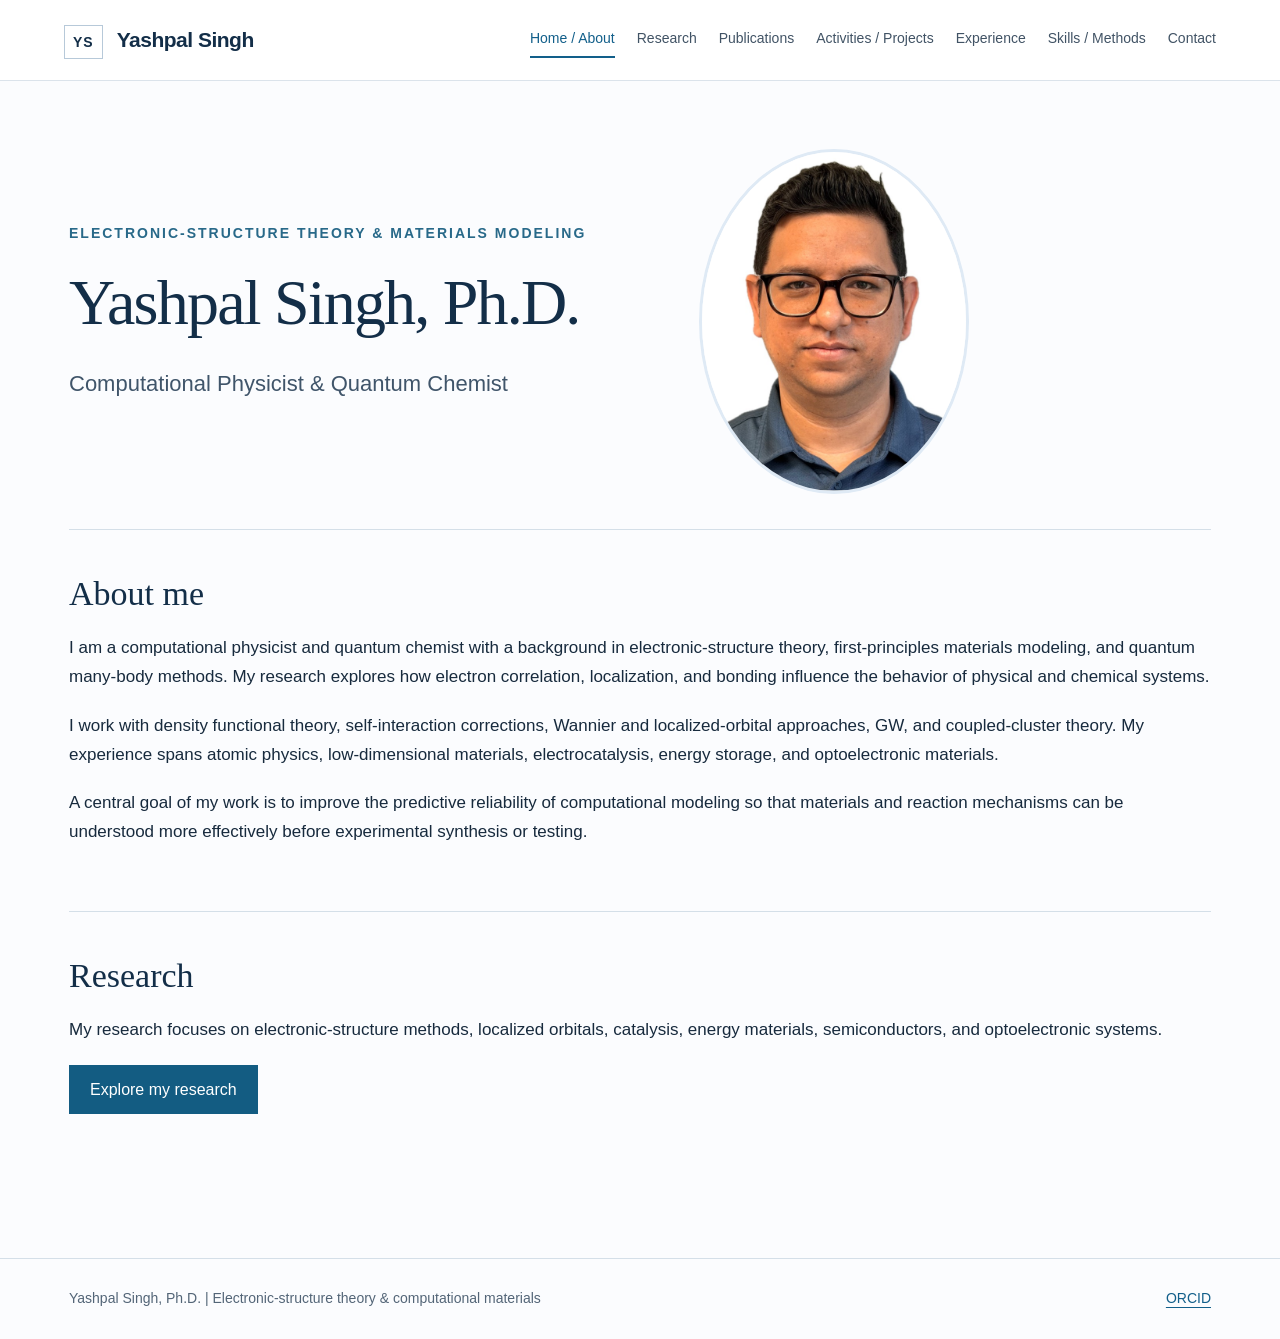
<file: index.html>
<!doctype html>
<html lang="en">
  <head>
    <meta charset="utf-8">
    <meta name="viewport" content="width=device-width, initial-scale=1">
    <title>Yashpal Singh | Computational Physicist</title>
    <meta
      name="description"
      content="Yashpal Singh, Ph.D. — computational physicist and quantum chemist working on electronic-structure theory and first-principles materials modeling."
    >
    <link rel="stylesheet" href="style.css">
    <link rel="icon" href="data:image/svg+xml,%3Csvg xmlns='http://www.w3.org/2000/svg' viewBox='0 0 32 32'%3E%3Crect width='32' height='32' fill='%23132e48'/%3E%3Ctext x='4' y='23' font-family='Arial' font-size='20' fill='white'%3EYS%3C/text%3E%3C/svg%3E">
    <style>
      .intro {
        display: flex;
        align-items: center;
        justify-content: space-between;
        gap: 1.25rem;
        flex-wrap: wrap;
      }

      .intro-copy {
        flex: 1 1 320px;
      }

      .profile-photo {
        width: 30% !important;
        height: auto !important;
        max-width: 100%;
        object-fit: cover;
        border-radius: 50%;
        border: 3px solid #dfeaf5;
        display: block;
        flex-shrink: 0;
      }

      @media (max-width: 700px) {
        .intro {
          justify-content: center;
          text-align: center;
        }
        .profile-photo {
          margin: 0 auto;
        }
      }
    </style>
  </head>
  <body>
    <a class="skip" href="#main">Skip to content</a>

    <header>
      <div class="top">
        <a class="brand" href="index.html" aria-current="page">
          <span>YS</span>Yashpal Singh
        </a>

        <nav aria-label="Main navigation">
          <a href="index.html" aria-current="page">Home / About</a>
          <a href="research.html">Research</a>
          <a href="publications.html">Publications</a>
          <a href="activities.html">Activities / Projects</a>
          <a href="experience.html">Experience</a>
          <a href="methods.html">Skills / Methods</a>
          <a href="contact.html">Contact</a>
        </nav>
      </div>
    </header>

    <main id="main">
      <div class="wrap">
        <div class="intro">
          <div class="intro-copy">
            <p class="eyebrow">Electronic-structure theory &amp; materials modeling</p>
            <h1>Yashpal Singh, Ph.D.</h1>
            <p class="lead">Computational Physicist &amp; Quantum Chemist</p>
          </div>
          <img class="profile-photo" src="yash_pic.jpg" alt="Yashpal Singh">
        </div>

        <section>
          <h2>About me</h2>
          <p>
            I am a computational physicist and quantum chemist with a background in
            electronic-structure theory, first-principles materials modeling, and
            quantum many-body methods. My research explores how electron correlation,
            localization, and bonding influence the behavior of physical and chemical systems.
          </p>
          <p>
            I work with density functional theory, self-interaction corrections, Wannier
            and localized-orbital approaches, GW, and coupled-cluster theory. My experience
            spans atomic physics, low-dimensional materials, electrocatalysis, energy storage,
            and optoelectronic materials.
          </p>
          <p>
            A central goal of my work is to improve the predictive reliability of computational
            modeling so that materials and reaction mechanisms can be understood more effectively
            before experimental synthesis or testing.
          </p>
        </section>

        <section>
          <h2>Research</h2>
          <p>
            My research focuses on electronic-structure methods, localized orbitals,
            catalysis, energy materials, semiconductors, and optoelectronic systems.
          </p>
          <p>
            <a class="button" href="research.html">Explore my research</a>
          </p>
        </section>
      </div>
    </main>

    <footer>
      <div class="wrap">
        <span>Yashpal Singh, Ph.D. | Electronic-structure theory &amp; computational materials</span>
        <a href="https://orcid.org/0000-0003-0431-1079">ORCID</a>
      </div>
    </footer>
  </body>
</html>
</file>
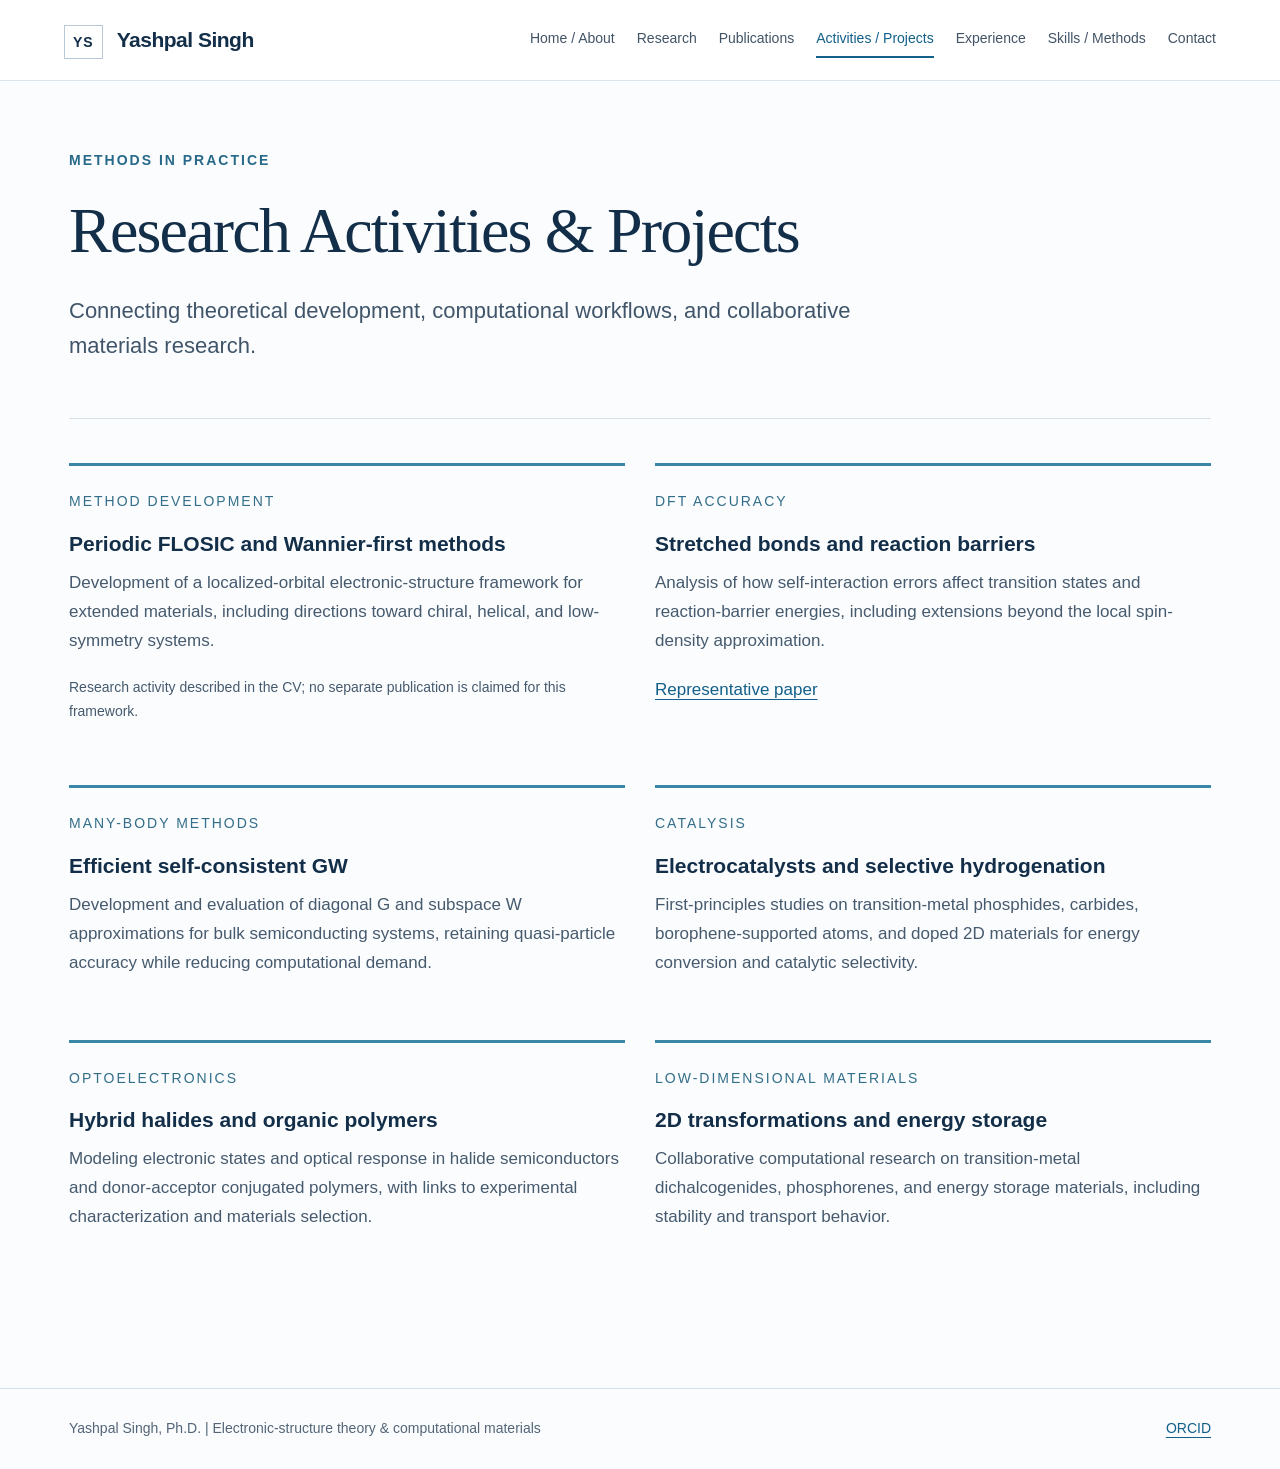
<file: activities.html>
<!doctype html>
<html lang="en">
  <head>
    <meta charset="utf-8">
    <meta name="viewport" content="width=device-width, initial-scale=1">
    <title>Research Activities &amp; Projects | Yashpal Singh</title>
    <meta
      name="description"
      content="Connecting theoretical development, computational workflows, and collaborative materials research."
    >
    <link rel="stylesheet" href="style.css">
    <link rel="icon" href="data:image/svg+xml,%3Csvg xmlns='http://www.w3.org/2000/svg' viewBox='0 0 32 32'%3E%3Crect width='32' height='32' fill='%23132e48'/%3E%3Ctext x='4' y='23' font-family='Arial' font-size='20' fill='white'%3EYS%3C/text%3E%3C/svg%3E">
  </head>
  <body>
    <a class="skip" href="#main">Skip to content</a>

    <header>
      <div class="top">
        <a class="brand" href="index.html">
          <span>YS</span>Yashpal Singh
        </a>

        <nav aria-label="Main navigation">
          <a href="index.html">Home / About</a>
          <a href="research.html">Research</a>
          <a href="publications.html">Publications</a>
          <a href="activities.html" aria-current="page">Activities / Projects</a>
          <a href="experience.html">Experience</a>
          <a href="methods.html">Skills / Methods</a>
          <a href="contact.html">Contact</a>
        </nav>
      </div>
    </header>

    <main id="main">
      <div class="wrap">
        <div class="intro">
          <p class="eyebrow">Methods in practice</p>
          <h1>Research Activities &amp; Projects</h1>
          <p class="lead">
            Connecting theoretical development, computational workflows, and collaborative materials research.
          </p>
        </div>

        <section>
          <div class="grid two">
            <article class="card">
              <div class="number">METHOD DEVELOPMENT</div>
              <h3>Periodic FLOSIC and Wannier-first methods</h3>
              <p>
                Development of a localized-orbital electronic-structure framework for extended materials,
                including directions toward chiral, helical, and low-symmetry systems.
              </p>
              <p class="note">Research activity described in the CV; no separate publication is claimed for this framework.</p>
            </article>

            <article class="card">
              <div class="number">DFT ACCURACY</div>
              <h3>Stretched bonds and reaction barriers</h3>
              <p>
                Analysis of how self-interaction errors affect transition states and reaction-barrier energies,
                including extensions beyond the local spin-density approximation.
              </p>
              <a href="https://doi.org/10.1063/5.0179261">Representative paper</a>
            </article>

            <article class="card">
              <div class="number">MANY-BODY METHODS</div>
              <h3>Efficient self-consistent GW</h3>
              <p>
                Development and evaluation of diagonal G and subspace W approximations for bulk semiconducting systems,
                retaining quasi-particle accuracy while reducing computational demand.
              </p>
            </article>

            <article class="card">
              <div class="number">CATALYSIS</div>
              <h3>Electrocatalysts and selective hydrogenation</h3>
              <p>
                First-principles studies on transition-metal phosphides, carbides, borophene-supported atoms,
                and doped 2D materials for energy conversion and catalytic selectivity.
              </p>
            </article>

            <article class="card">
              <div class="number">OPTOELECTRONICS</div>
              <h3>Hybrid halides and organic polymers</h3>
              <p>
                Modeling electronic states and optical response in halide semiconductors and donor-acceptor conjugated polymers,
                with links to experimental characterization and materials selection.
              </p>
            </article>

            <article class="card">
              <div class="number">LOW-DIMENSIONAL MATERIALS</div>
              <h3>2D transformations and energy storage</h3>
              <p>
                Collaborative computational research on transition-metal dichalcogenides, phosphorenes,
                and energy storage materials, including stability and transport behavior.
              </p>
            </article>
          </div>
        </section>
      </div>
    </main>

    <footer>
      <div class="wrap">
        <span>Yashpal Singh, Ph.D. | Electronic-structure theory &amp; computational materials</span>
        <a href="https://orcid.org/0000-0003-0431-1079">ORCID</a>
      </div>
    </footer>
  </body>
</html>
</file>
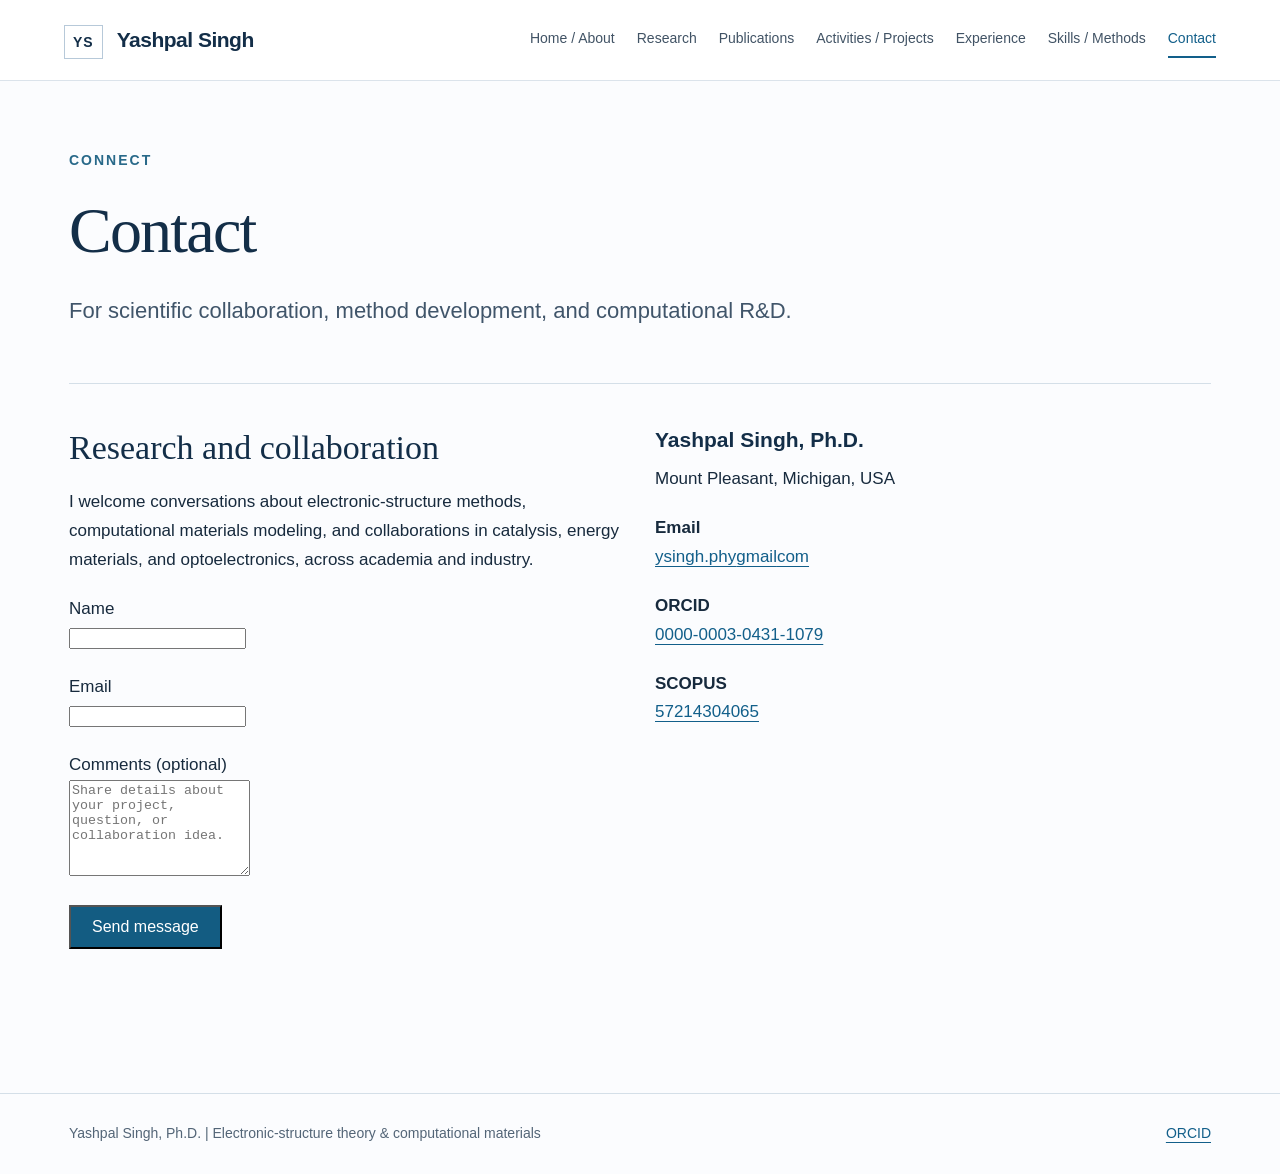
<file: contact.html>
<!doctype html>
<html lang="en">
  <head>
    <meta charset="utf-8">
    <meta name="viewport" content="width=device-width, initial-scale=1">
    <title>Contact | Yashpal Singh</title>
    <meta
      name="description"
      content="For scientific collaboration, method development, and computational R&D."
    >
    <link rel="stylesheet" href="style.css">
    <link rel="icon" href="data:image/svg+xml,%3Csvg xmlns='http://www.w3.org/2000/svg' viewBox='0 0 32 32'%3E%3Crect width='32' height='32' fill='%23132e48'/%3E%3Ctext x='4' y='23' font-family='Arial' font-size='20' fill='white'%3EYS%3C/text%3E%3C/svg%3E">
  </head>
  <body>
    <a class="skip" href="#main">Skip to content</a>

    <header>
      <div class="top">
        <a class="brand" href="index.html">
          <span>YS</span>Yashpal Singh
        </a>

        <nav aria-label="Main navigation">
          <a href="index.html">Home / About</a>
          <a href="research.html">Research</a>
          <a href="publications.html">Publications</a>
          <a href="activities.html">Activities / Projects</a>
          <a href="experience.html">Experience</a>
          <a href="methods.html">Skills / Methods</a>
          <a href="contact.html" aria-current="page">Contact</a>
        </nav>
      </div>
    </header>

    <main id="main">
      <div class="wrap">
        <div class="intro">
          <p class="eyebrow">Connect</p>
          <h1>Contact</h1>
          <p class="lead">
            For scientific collaboration, method development, and computational R&amp;D.
          </p>
        </div>

        <section>
          <div class="grid two">
            <div>
              <h2>Research and collaboration</h2>
              <p>
                I welcome conversations about electronic-structure methods,
                computational materials modeling, and collaborations in catalysis,
                energy materials, and optoelectronics, across academia and industry.
              </p>

              <form action="mailto:ysingh.phy<@>gmail<dot>com" method="post" enctype="text/plain">
                <p>
                  <label for="name">Name</label><br>
                  <input type="text" id="name" name="Name" autocomplete="name" required>
                </p>

                <p>
                  <label for="email">Email</label><br>
                  <input type="email" id="email" name="Email" autocomplete="email" required>
                </p>

                <p>
                  <label for="comments">Comments <span>(optional)</span></label><br>
                  <textarea
                    id="comments"
                    name="Comments"
                    rows="6"
                    placeholder="Share details about your project, question, or collaboration idea."
                  ></textarea>
                </p>

                <p>
                  <button class="button" type="submit">Send message</button>
                </p>
              </form>
            </div>

            <aside>
              <h3>Yashpal Singh, Ph.D.</h3>
              <p>
                Mount Pleasant, Michigan, USA
              </p>

              <p>
                <strong>Email</strong><br>
                <a href="mailto:ysingh.phy@gmail.com">ysingh.phy<AT>gmail<dot>com</a><br>
              </p>

              <p>
                <strong>ORCID</strong><br>
                <a href="https://orcid.org/0000-0003-0431-1079">0000-0003-0431-1079</a>
              </p>

              <p>
                <strong>SCOPUS</strong><br>
                <a href="https://www.scopus.com/authid/detail.uri?authorId=57218481627">57214304065</a>
              </p>

            </aside>
          </div>
        </section>
      </div>
    </main>

    <footer>
      <div class="wrap">
        <span>Yashpal Singh, Ph.D. | Electronic-structure theory &amp; computational materials</span>
        <a href="https://orcid.org/0000-0003-0431-1079">ORCID</a>
      </div>
    </footer>
  </body>
</html>
</file>
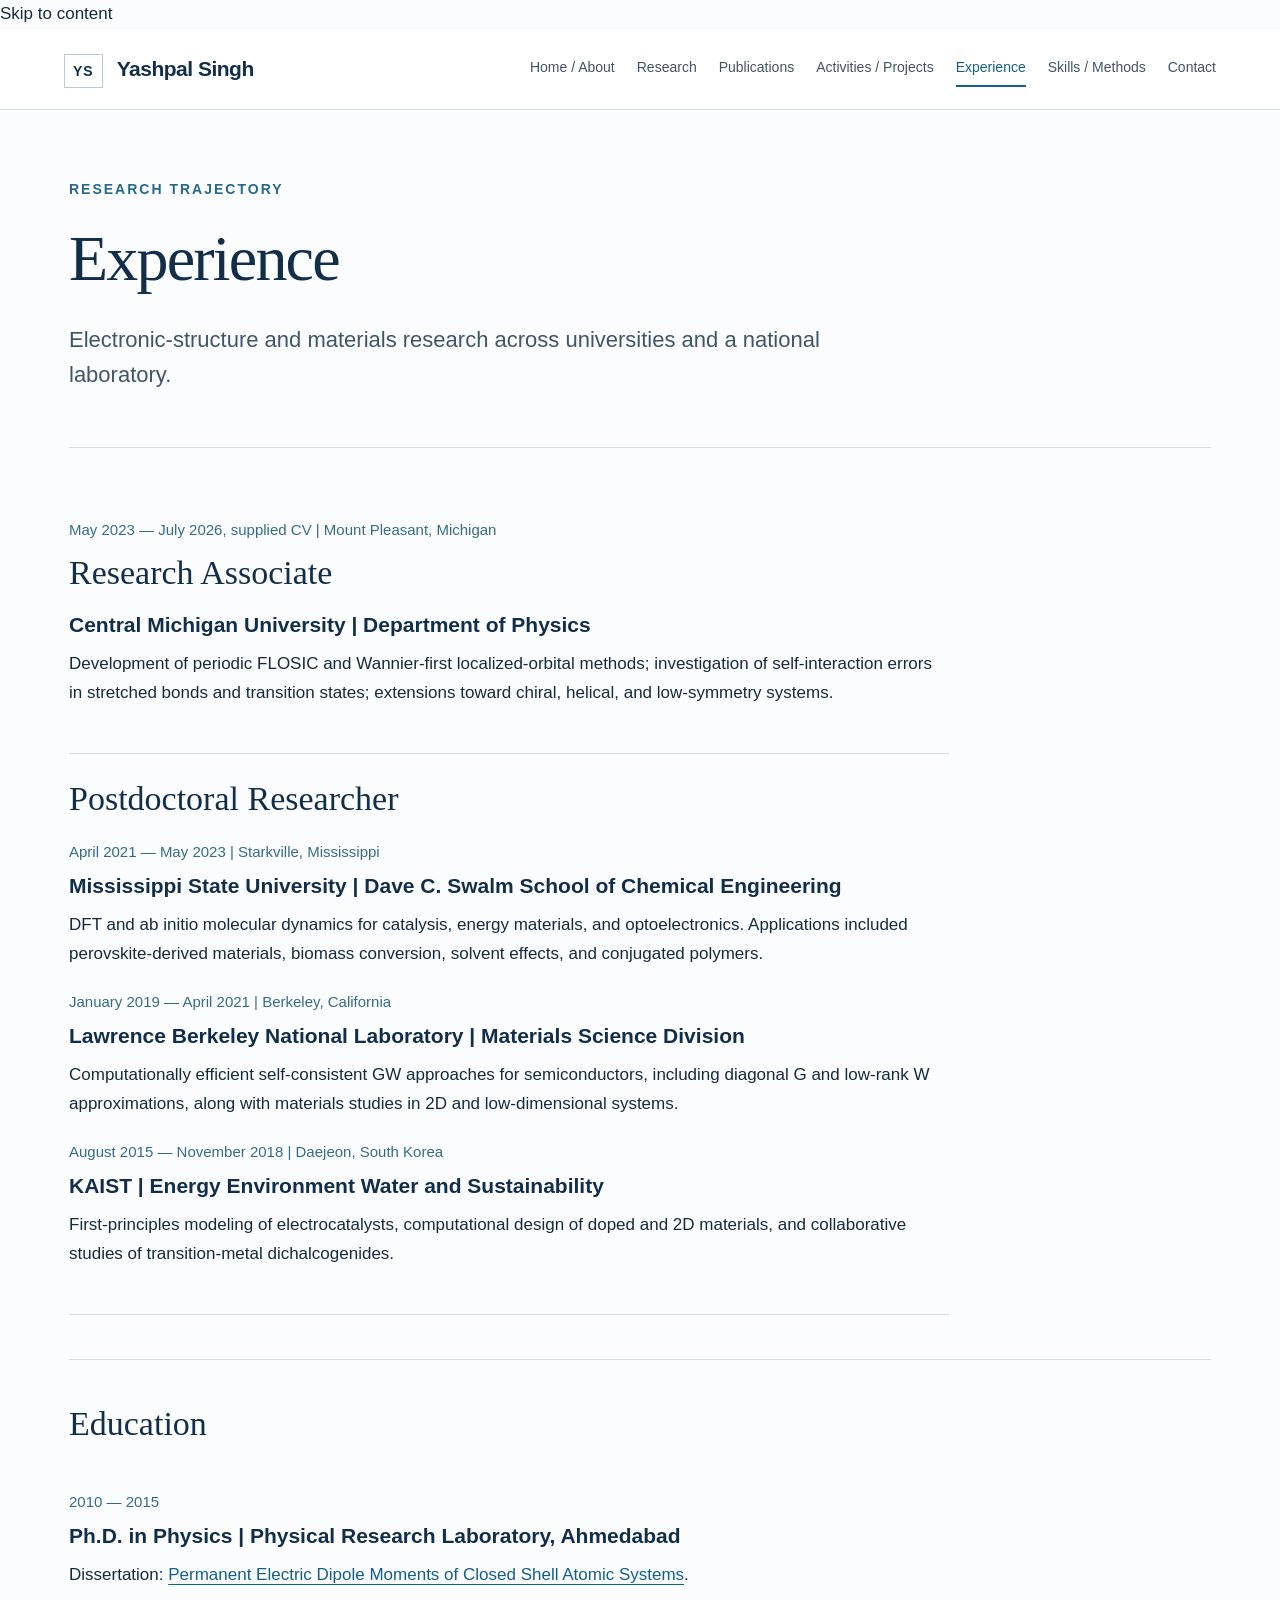
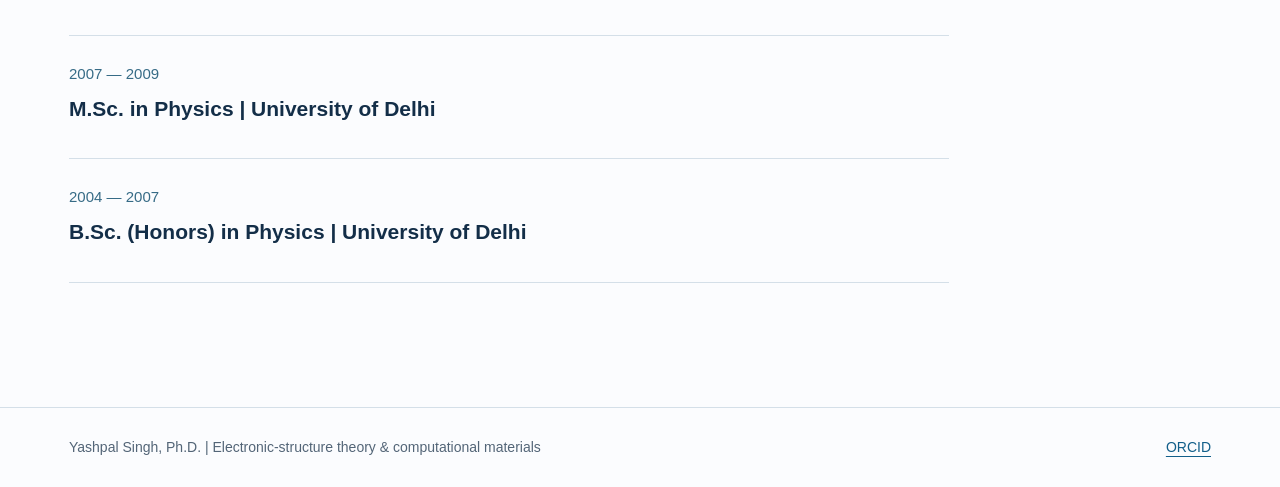
<file: experience.html>
<!doctype html>
<html lang="en">
  <head>
    <meta charset="utf-8">
    <meta name="viewport" content="width=device-width, initial-scale=1">
    <title>Experience | Yashpal Singh</title>
    <meta
      name="description"
      content="Research trajectory across universities and national laboratories."
    >
    <link rel="stylesheet" href="style.css">
    <link rel="icon" href="data:image/svg+xml,%3Csvg xmlns='http://www.w3.org/2000/svg' viewBox='0 0 32 32'%3E%3Crect width='32' height='32' fill='%23132e48'/%3E%3Ctext x='4' y='23' font-family='Arial[...]
  </head>
  <body>
    <a class="skip" href="#main">Skip to content</a>

    <header>
      <div class="top">
        <a class="brand" href="index.html">
          <span>YS</span>Yashpal Singh
        </a>

        <nav aria-label="Main navigation">
          <a href="index.html">Home / About</a>
          <a href="research.html">Research</a>
          <a href="publications.html">Publications</a>
          <a href="activities.html">Activities / Projects</a>
          <a href="experience.html" aria-current="page">Experience</a>
          <a href="methods.html">Skills / Methods</a>
          <a href="contact.html">Contact</a>
        </nav>
      </div>
    </header>

    <main id="main">
      <div class="wrap">
        <div class="intro">
          <p class="eyebrow">Research trajectory</p>
          <h1>Experience</h1>
          <p class="lead">
            Electronic-structure and materials research across universities and a national laboratory.
          </p>
        </div>

        <section>
          <article class="entry">
            <p class="meta">May 2023 — July 2026, supplied CV | Mount Pleasant, Michigan</p>
            <h2>Research Associate</h2>
            <h3>Central Michigan University | Department of Physics</h3>
            <p>
              Development of periodic FLOSIC and Wannier-first localized-orbital methods; investigation
              of self-interaction errors in stretched bonds and transition states; extensions toward chiral,
              helical, and low-symmetry systems.
            </p>
          </article>

          <article class="entry">
            <h2>Postdoctoral Researcher</h2>
            <p class="meta">April 2021 — May 2023 | Starkville, Mississippi</p>
            <h3>Mississippi State University | Dave C. Swalm School of Chemical Engineering</h3>
            <p>
              DFT and ab initio molecular dynamics for catalysis, energy materials, and optoelectronics.
              Applications included perovskite-derived materials, biomass conversion, solvent effects,
              and conjugated polymers.
            </p>
            <p class="meta">January 2019 — April 2021 | Berkeley, California</p>
            <h3>Lawrence Berkeley National Laboratory | Materials Science Division</h3>
            <p>
              Computationally efficient self-consistent GW approaches for semiconductors, including diagonal
              G and low-rank W approximations, along with materials studies in 2D and low-dimensional systems.
            </p>
            <p class="meta">August 2015 — November 2018 | Daejeon, South Korea</p>
            <h3>KAIST | Energy Environment Water and Sustainability </h3>
            <p>
              First-principles modeling of electrocatalysts, computational design of doped and 2D materials,
              and collaborative studies of transition-metal dichalcogenides.
            </p>            
         
        </section>

        <section>
          <h2>Education</h2>
          <div class="entry">
            <p class="meta">2010 — 2015</p>
            <h3>Ph.D. in Physics | Physical Research Laboratory, Ahmedabad</h3>
            <p>
              Dissertation: <a href="yash2-thesis.pdf" target="_blank" rel="noopener noreferrer">Permanent Electric Dipole Moments of Closed Shell Atomic Systems</a>.
            </p>
          </div>

          <div class="entry">
            <p class="meta">2007 — 2009</p>
            <h3>M.Sc. in Physics | University of Delhi</h3>
          </div>

          <div class="entry">
            <p class="meta">2004 — 2007</p>
            <h3>B.Sc. (Honors) in Physics | University of Delhi</h3>
          </div>
        </section>
      </div>
    </main>

    <footer>
      <div class="wrap">
        <span>Yashpal Singh, Ph.D. | Electronic-structure theory &amp; computational materials</span>
        <a href="https://orcid.org/0000-0003-0431-1079">ORCID</a>
      </div>
    </footer>
  </body>
</html>
</file>
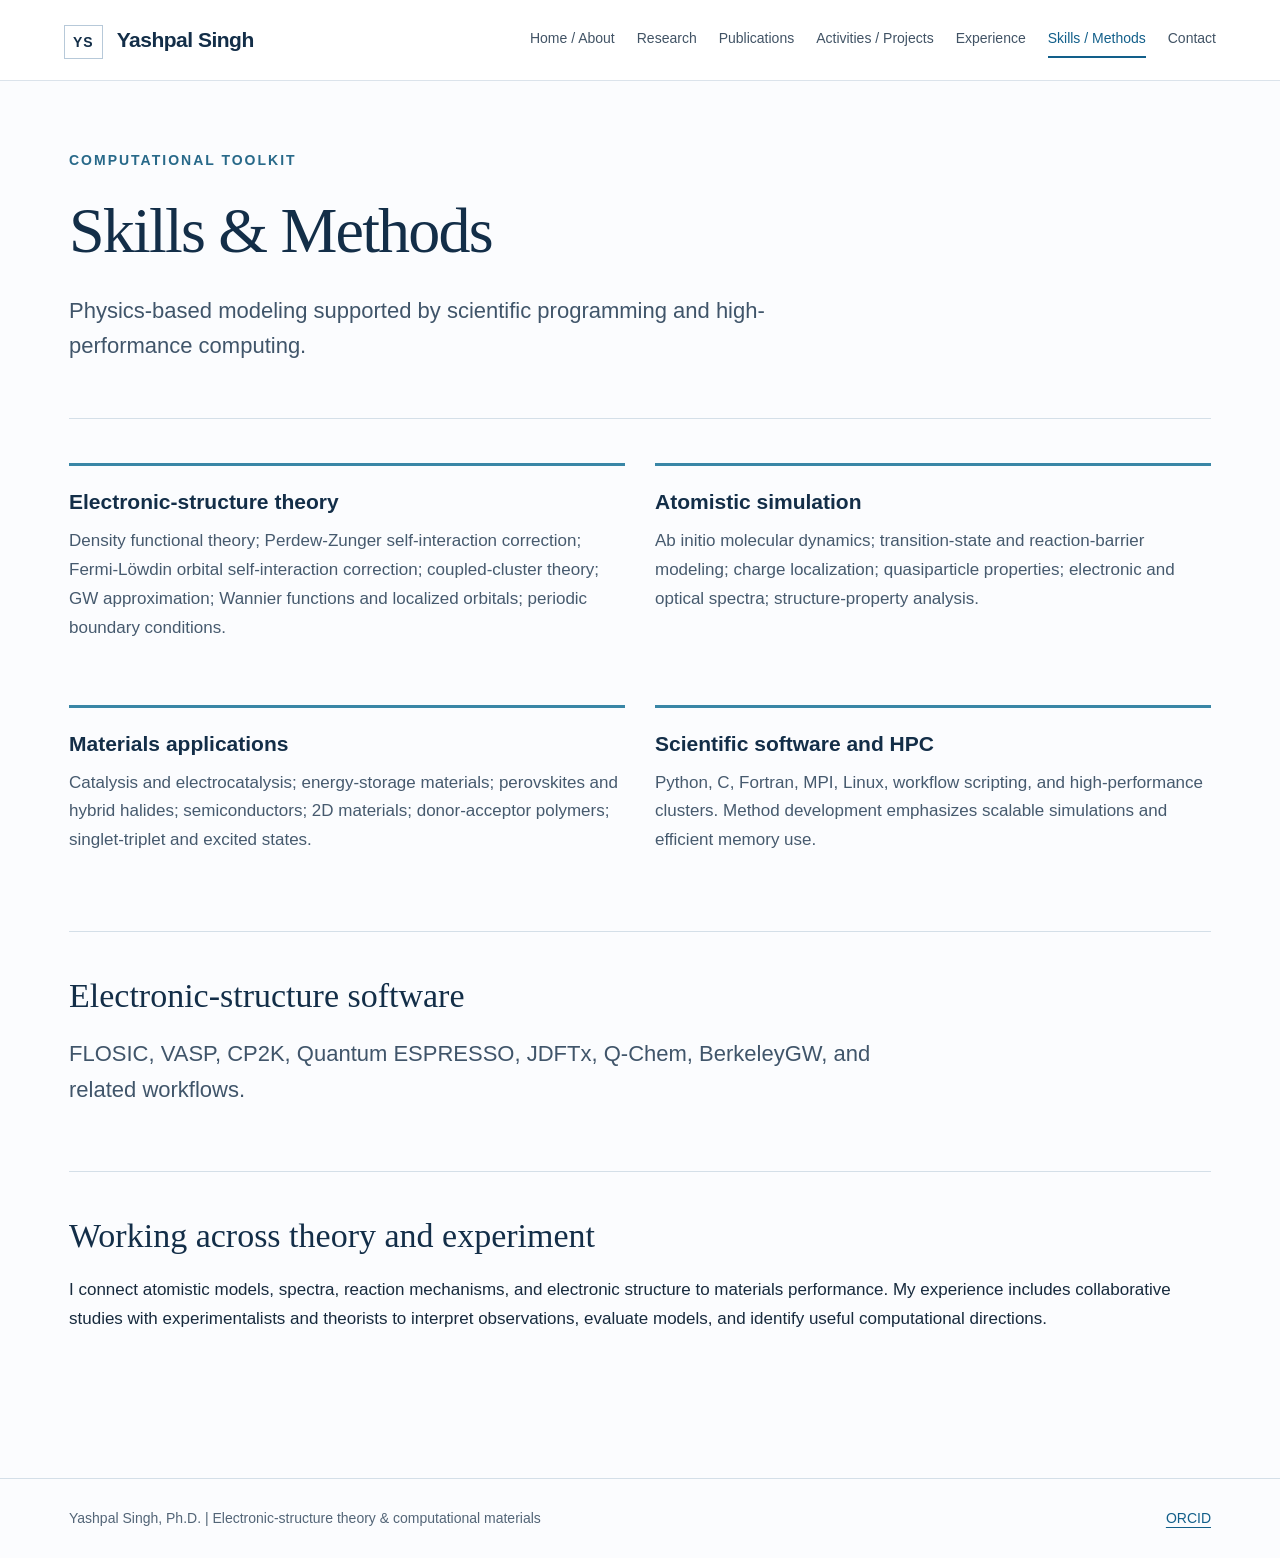
<file: methods.html>
<!doctype html>
<html lang="en">
  <head>
    <meta charset="utf-8">
    <meta name="viewport" content="width=device-width, initial-scale=1">
    <title>Skills &amp; Methods | Yashpal Singh</title>
    <meta
      name="description"
      content="Physics-based modeling supported by scientific programming and high-performance computing."
    >
    <link rel="stylesheet" href="style.css">
    <link rel="icon" href="data:image/svg+xml,%3Csvg xmlns='http://www.w3.org/2000/svg' viewBox='0 0 32 32'%3E%3Crect width='32' height='32' fill='%23132e48'/%3E%3Ctext x='4' y='23' font-family='Arial' font-size='20' fill='white'%3EYS%3C/text%3E%3C/svg%3E">
  </head>
  <body>
    <a class="skip" href="#main">Skip to content</a>

    <header>
      <div class="top">
        <a class="brand" href="index.html">
          <span>YS</span>Yashpal Singh
        </a>

        <nav aria-label="Main navigation">
          <a href="index.html">Home / About</a>
          <a href="research.html">Research</a>
          <a href="publications.html">Publications</a>
          <a href="activities.html">Activities / Projects</a>
          <a href="experience.html">Experience</a>
          <a href="methods.html" aria-current="page">Skills / Methods</a>
          <a href="contact.html">Contact</a>
        </nav>
      </div>
    </header>

    <main id="main">
      <div class="wrap">
        <div class="intro">
          <p class="eyebrow">Computational toolkit</p>
          <h1>Skills &amp; Methods</h1>
          <p class="lead">
            Physics-based modeling supported by scientific programming and high-performance computing.
          </p>
        </div>

        <section>
          <div class="grid two">
            <article class="card">
              <h3>Electronic-structure theory</h3>
              <p>
                Density functional theory; Perdew-Zunger self-interaction correction; Fermi-Löwdin orbital self-interaction correction;
                coupled-cluster theory; GW approximation; Wannier functions and localized orbitals;
                periodic boundary conditions.
              </p>
            </article>

            <article class="card">
              <h3>Atomistic simulation</h3>
              <p>
                Ab initio molecular dynamics; transition-state and reaction-barrier modeling; charge localization;
                quasiparticle properties; electronic and optical spectra; structure-property analysis.
              </p>
            </article>

            <article class="card">
              <h3>Materials applications</h3>
              <p>
                Catalysis and electrocatalysis; energy-storage materials; perovskites and hybrid halides;
                semiconductors; 2D materials; donor-acceptor polymers; singlet-triplet and excited states.
              </p>
            </article>

            <article class="card">
              <h3>Scientific software and HPC</h3>
              <p>
                Python, C, Fortran, MPI, Linux, workflow scripting, and high-performance clusters.
                Method development emphasizes scalable simulations and efficient memory use.
              </p>
            </article>
          </div>
        </section>

        <section>
          <h2>Electronic-structure software</h2>
          <p class="lead">
            FLOSIC, VASP, CP2K, Quantum ESPRESSO, JDFTx, Q-Chem, BerkeleyGW, and related workflows.
          </p>
        </section>

        <section>
          <h2>Working across theory and experiment</h2>
          <p>
            I connect atomistic models, spectra, reaction mechanisms, and electronic structure to materials performance.
            My experience includes collaborative studies with experimentalists and theorists to interpret observations,
            evaluate models, and identify useful computational directions.
          </p>
        </section>
      </div>
    </main>

    <footer>
      <div class="wrap">
        <span>Yashpal Singh, Ph.D. | Electronic-structure theory &amp; computational materials</span>
        <a href="https://orcid.org/0000-0003-0431-1079">ORCID</a>
      </div>
    </footer>
  </body>
</html>
</file>
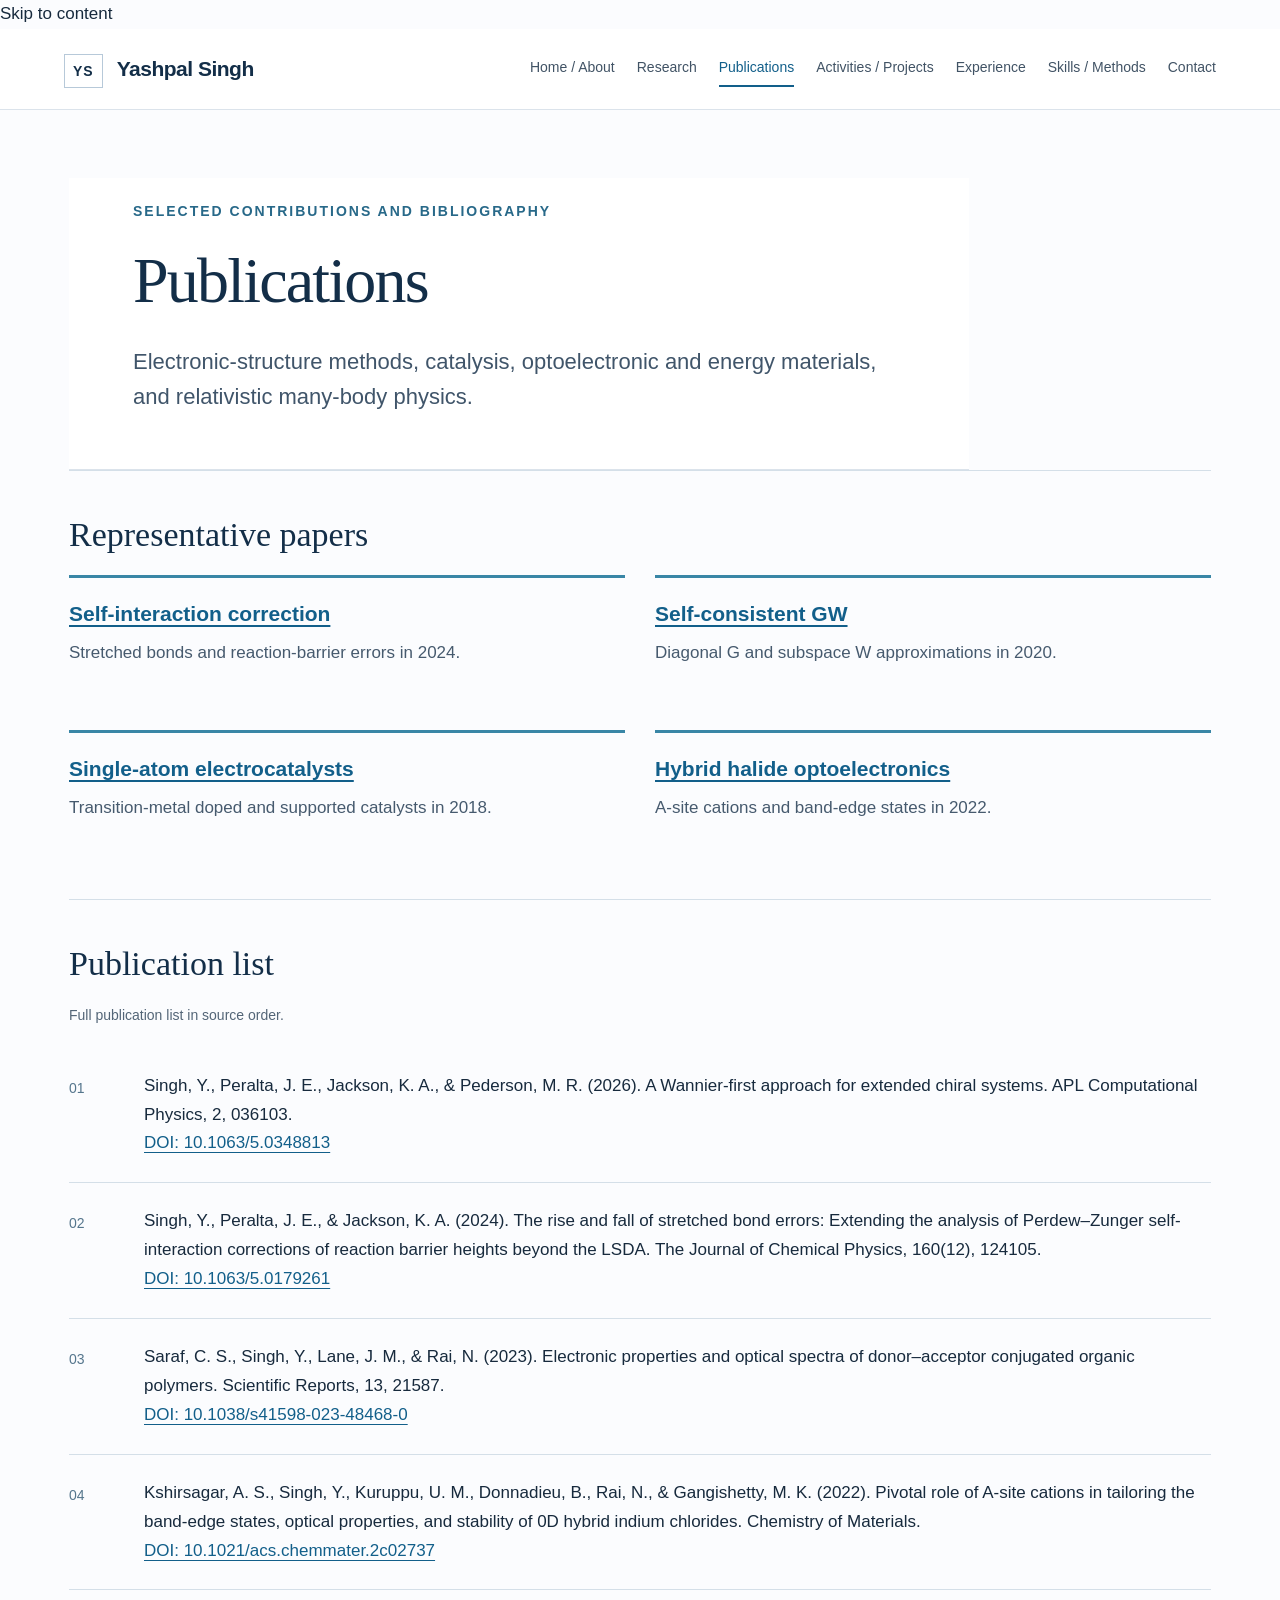
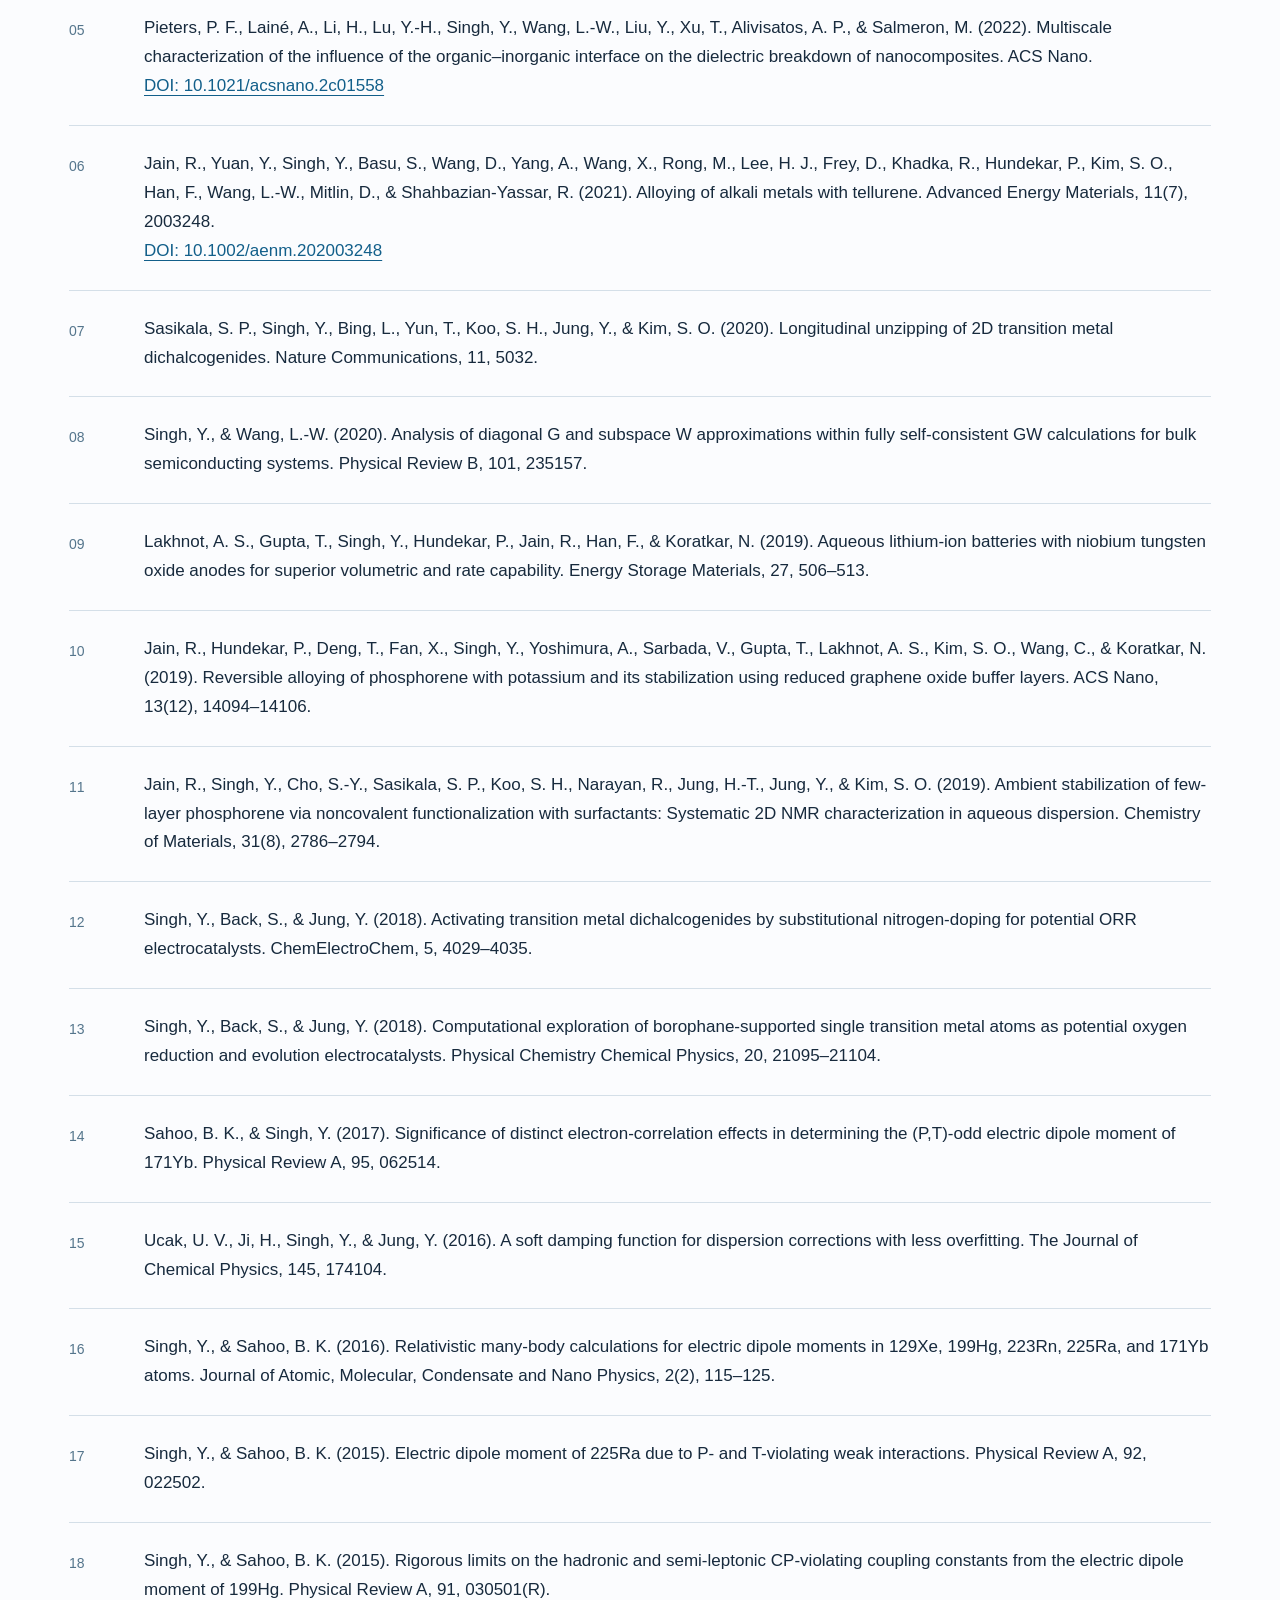
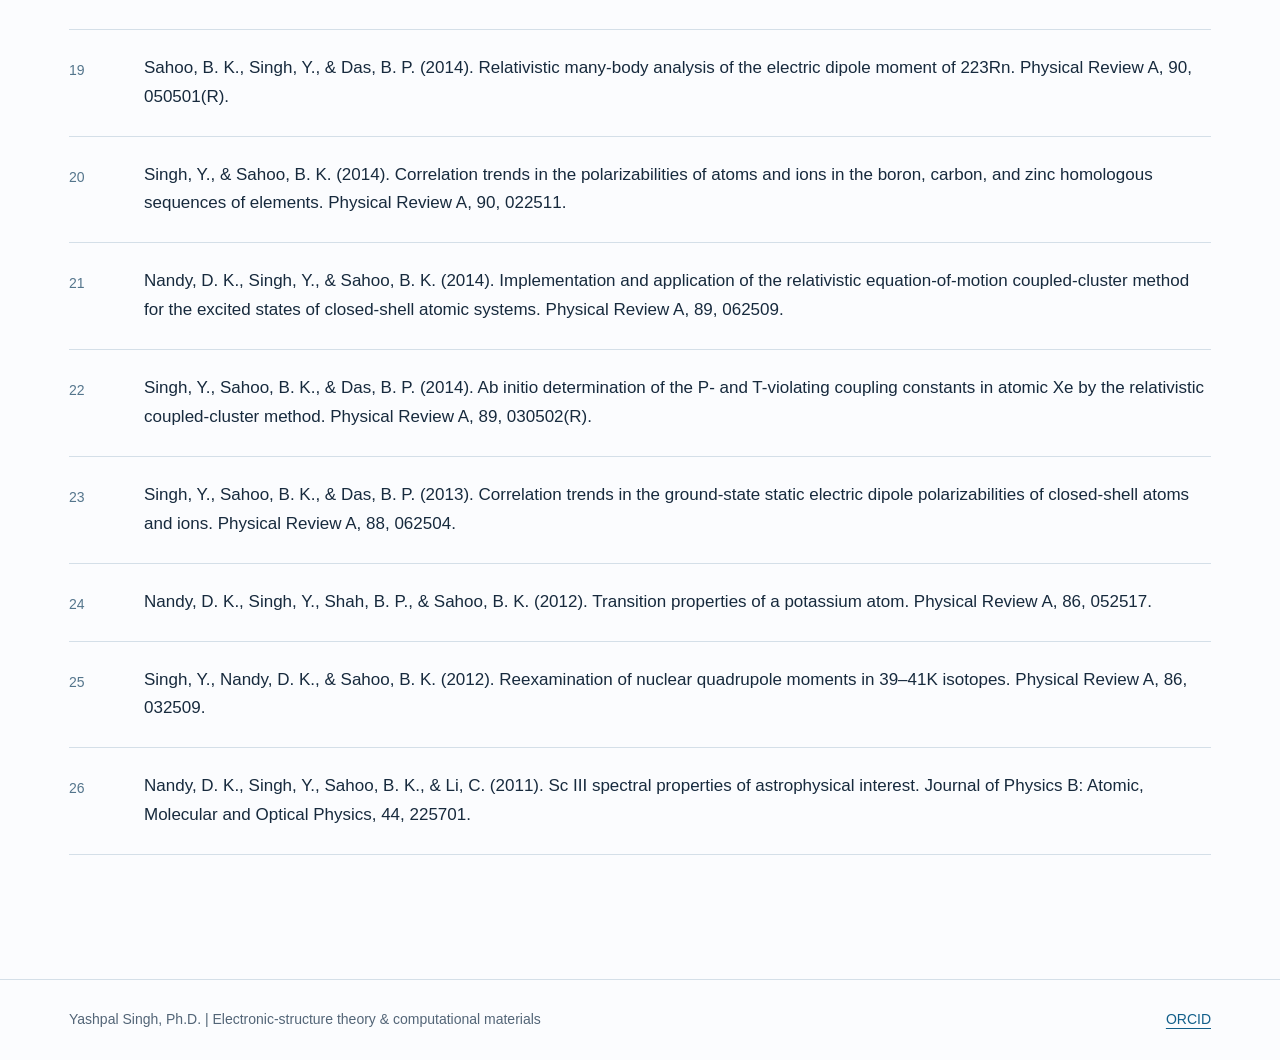
<file: publications.html>
<!doctype html>
<html lang="en">
  <head>
    <meta charset="utf-8">
    <meta name="viewport" content="width=device-width, initial-scale=1">
    <title>Publications | Yashpal Singh</title>
    <meta
      name="description"
      content="Electronic-structure methods, catalysis, optoelectronic and energy materials, and relativistic many-body physics."
    >
    <link rel="stylesheet" href="style.css">
    <link rel="icon" href="data:image/svg+xml,%3Csvg xmlns='http://www.w3.org/2000/svg' viewBox='0 0 32 32'%3E%3Crect width='32' height='32' fill='%23132e48'/%3E%3Ctext x='4' y='23' font-family='Arial[...]
  </head>
  <body>
    <a class="skip" href="#main">Skip to content</a>

    <header>
      <div class="top">
        <a class="brand" href="index.html">
          <span>YS</span>Yashpal Singh
        </a>

        <nav aria-label="Main navigation">
          <a href="index.html">Home / About</a>
          <a href="research.html">Research</a>
          <a href="publications.html" aria-current="page">Publications</a>
          <a href="activities.html">Activities / Projects</a>
          <a href="experience.html">Experience</a>
          <a href="methods.html">Skills / Methods</a>
          <a href="contact.html">Contact</a>
        </nav>
      </div>
    </header>

    <main id="main">
      <div class="wrap">
        <header class="intro">
          <p class="eyebrow">Selected contributions and bibliography</p>
          <h1>Publications</h1>
          <p class="lead">
            Electronic-structure methods, catalysis, optoelectronic and energy materials,
            and relativistic many-body physics.
          </p>
        </header>

        <section aria-labelledby="representative-papers">
          <h2 id="representative-papers">Representative papers</h2>
          <div class="grid two">
            <article class="card">
              <h3><a href="#paper-1">Self-interaction correction</a></h3>
              <p>Stretched bonds and reaction-barrier errors in 2024.</p>
            </article>

            <article class="card">
              <h3><a href="#paper-8">Self-consistent GW</a></h3>
              <p>Diagonal G and subspace W approximations in 2020.</p>
            </article>

            <article class="card">
              <h3><a href="#paper-13">Single-atom electrocatalysts</a></h3>
              <p>Transition-metal doped and supported catalysts in 2018.</p>
            </article>

            <article class="card">
              <h3><a href="#paper-4">Hybrid halide optoelectronics</a></h3>
              <p>A-site cations and band-edge states in 2022.</p>
            </article>
          </div>
        </section>

        <section aria-labelledby="publication-list">
          <h2 id="publication-list">Publication list</h2>
          <p class="note">
            Full publication list in source order.
          </p>

          <div class="publication-list">
            <article class="pub" id="paper-1">
              <span class="num">01</span>
              <p>
                Singh, Y., Peralta, J. E., Jackson, K. A., &amp; Pederson, M. R. (2026).
                A Wannier-first approach for extended chiral systems.
                APL Computational Physics, 2, 036103.
                <br>
                <a href="https://doi.org/10.1063/5.0348813">DOI: 10.1063/5.0348813</a>
              </p>
            </article>

            <article class="pub" id="paper-2">
              <span class="num">02</span>
              <p>
                Singh, Y., Peralta, J. E., &amp; Jackson, K. A. (2024).
                The rise and fall of stretched bond errors: Extending the analysis of Perdew–Zunger self-interaction corrections of reaction barrier heights beyond the LSDA.
                The Journal of Chemical Physics, 160(12), 124105.
                <br>
                <a href="https://doi.org/10.1063/5.0179261">DOI: 10.1063/5.0179261</a>
              </p>
            </article>

            <article class="pub" id="paper-3">
              <span class="num">03</span>
              <p>
                Saraf, C. S., Singh, Y., Lane, J. M., &amp; Rai, N. (2023).
                Electronic properties and optical spectra of donor–acceptor conjugated organic polymers.
                Scientific Reports, 13, 21587.
                <br>
                <a href="https://doi.org/10.1038/s41598-023-48468-0">DOI: 10.1038/s41598-023-48468-0</a>
              </p>
            </article>

            <article class="pub" id="paper-4">
              <span class="num">04</span>
              <p>
                Kshirsagar, A. S., Singh, Y., Kuruppu, U. M., Donnadieu, B., Rai, N., &amp; Gangishetty, M. K. (2022).
                Pivotal role of A-site cations in tailoring the band-edge states, optical properties, and stability of 0D hybrid indium chlorides.
                Chemistry of Materials.
                <br>
                <a href="https://doi.org/10.1021/acs.chemmater.2c02737">DOI: 10.1021/acs.chemmater.2c02737</a>
              </p>
            </article>

            <article class="pub" id="paper-5">
              <span class="num">05</span>
              <p>
                Pieters, P. F., Lainé, A., Li, H., Lu, Y.-H., Singh, Y., Wang, L.-W., Liu, Y., Xu, T., Alivisatos, A. P., &amp; Salmeron, M. (2022).
                Multiscale characterization of the influence of the organic–inorganic interface on the dielectric breakdown of nanocomposites.
                ACS Nano.
                <br>
                <a href="https://doi.org/10.1021/acsnano.2c01558">DOI: 10.1021/acsnano.2c01558</a>
              </p>
            </article>

            <article class="pub" id="paper-6">
              <span class="num">06</span>
              <p>
                Jain, R., Yuan, Y., Singh, Y., Basu, S., Wang, D., Yang, A., Wang, X., Rong, M., Lee, H. J., Frey, D., Khadka, R., Hundekar, P., Kim, S. O., Han, F., Wang, L.-W., Mitlin, D., &amp; Shahbazian-Yassar, R. (2021).
                Alloying of alkali metals with tellurene.
                Advanced Energy Materials, 11(7), 2003248.
                <br>
                <a href="https://doi.org/10.1002/aenm.202003248">DOI: 10.1002/aenm.202003248</a>
              </p>
            </article>

            <article class="pub" id="paper-7">
              <span class="num">07</span>
              <p>
                Sasikala, S. P., Singh, Y., Bing, L., Yun, T., Koo, S. H., Jung, Y., &amp; Kim, S. O. (2020).
                Longitudinal unzipping of 2D transition metal dichalcogenides.
                Nature Communications, 11, 5032.
              </p>
            </article>

            <article class="pub" id="paper-8">
              <span class="num">08</span>
              <p>
                Singh, Y., &amp; Wang, L.-W. (2020).
                Analysis of diagonal G and subspace W approximations within fully self-consistent GW calculations for bulk semiconducting systems.
                Physical Review B, 101, 235157.
              </p>
            </article>

            <article class="pub" id="paper-9">
              <span class="num">09</span>
              <p>
                Lakhnot, A. S., Gupta, T., Singh, Y., Hundekar, P., Jain, R., Han, F., &amp; Koratkar, N. (2019).
                Aqueous lithium-ion batteries with niobium tungsten oxide anodes for superior volumetric and rate capability.
                Energy Storage Materials, 27, 506–513.
              </p>
            </article>

            <article class="pub" id="paper-10">
              <span class="num">10</span>
              <p>
                Jain, R., Hundekar, P., Deng, T., Fan, X., Singh, Y., Yoshimura, A., Sarbada, V., Gupta, T., Lakhnot, A. S., Kim, S. O., Wang, C., &amp; Koratkar, N. (2019).
                Reversible alloying of phosphorene with potassium and its stabilization using reduced graphene oxide buffer layers.
                ACS Nano, 13(12), 14094–14106.
              </p>
            </article>

            <article class="pub" id="paper-11">
              <span class="num">11</span>
              <p>
                Jain, R., Singh, Y., Cho, S.-Y., Sasikala, S. P., Koo, S. H., Narayan, R., Jung, H.-T., Jung, Y., &amp; Kim, S. O. (2019).
                Ambient stabilization of few-layer phosphorene via noncovalent functionalization with surfactants: Systematic 2D NMR characterization in aqueous dispersion.
                Chemistry of Materials, 31(8), 2786–2794.
              </p>
            </article>

            <article class="pub" id="paper-12">
              <span class="num">12</span>
              <p>
                Singh, Y., Back, S., &amp; Jung, Y. (2018).
                Activating transition metal dichalcogenides by substitutional nitrogen-doping for potential ORR electrocatalysts.
                ChemElectroChem, 5, 4029–4035.
              </p>
            </article>

            <article class="pub" id="paper-13">
              <span class="num">13</span>
              <p>
                Singh, Y., Back, S., &amp; Jung, Y. (2018).
                Computational exploration of borophane-supported single transition metal atoms as potential oxygen reduction and evolution electrocatalysts.
                Physical Chemistry Chemical Physics, 20, 21095–21104.
              </p>
            </article>

            <article class="pub" id="paper-14">
              <span class="num">14</span>
              <p>
                Sahoo, B. K., &amp; Singh, Y. (2017).
                Significance of distinct electron-correlation effects in determining the (P,T)-odd electric dipole moment of 171Yb.
                Physical Review A, 95, 062514.
              </p>
            </article>

            <article class="pub" id="paper-15">
              <span class="num">15</span>
              <p>
                Ucak, U. V., Ji, H., Singh, Y., &amp; Jung, Y. (2016).
                A soft damping function for dispersion corrections with less overfitting.
                The Journal of Chemical Physics, 145, 174104.
              </p>
            </article>

            <article class="pub" id="paper-16">
              <span class="num">16</span>
              <p>
                Singh, Y., &amp; Sahoo, B. K. (2016).
                Relativistic many-body calculations for electric dipole moments in 129Xe, 199Hg, 223Rn, 225Ra, and 171Yb atoms.
                Journal of Atomic, Molecular, Condensate and Nano Physics, 2(2), 115–125.
              </p>
            </article>

            <article class="pub" id="paper-17">
              <span class="num">17</span>
              <p>
                Singh, Y., &amp; Sahoo, B. K. (2015).
                Electric dipole moment of 225Ra due to P- and T-violating weak interactions.
                Physical Review A, 92, 022502.
              </p>
            </article>

            <article class="pub" id="paper-18">
              <span class="num">18</span>
              <p>
                Singh, Y., &amp; Sahoo, B. K. (2015).
                Rigorous limits on the hadronic and semi-leptonic CP-violating coupling constants from the electric dipole moment of 199Hg.
                Physical Review A, 91, 030501(R).
              </p>
            </article>

            <article class="pub" id="paper-19">
              <span class="num">19</span>
              <p>
                Sahoo, B. K., Singh, Y., &amp; Das, B. P. (2014).
                Relativistic many-body analysis of the electric dipole moment of 223Rn.
                Physical Review A, 90, 050501(R).
              </p>
            </article>

            <article class="pub" id="paper-20">
              <span class="num">20</span>
              <p>
                Singh, Y., &amp; Sahoo, B. K. (2014).
                Correlation trends in the polarizabilities of atoms and ions in the boron, carbon, and zinc homologous sequences of elements.
                Physical Review A, 90, 022511.
              </p>
            </article>

            <article class="pub" id="paper-21">
              <span class="num">21</span>
              <p>
                Nandy, D. K., Singh, Y., &amp; Sahoo, B. K. (2014).
                Implementation and application of the relativistic equation-of-motion coupled-cluster method for the excited states of closed-shell atomic systems.
                Physical Review A, 89, 062509.
              </p>
            </article>

            <article class="pub" id="paper-22">
              <span class="num">22</span>
              <p>
                Singh, Y., Sahoo, B. K., &amp; Das, B. P. (2014).
                Ab initio determination of the P- and T-violating coupling constants in atomic Xe by the relativistic coupled-cluster method.
                Physical Review A, 89, 030502(R).
              </p>
            </article>

            <article class="pub" id="paper-23">
              <span class="num">23</span>
              <p>
                Singh, Y., Sahoo, B. K., &amp; Das, B. P. (2013).
                Correlation trends in the ground-state static electric dipole polarizabilities of closed-shell atoms and ions.
                Physical Review A, 88, 062504.
              </p>
            </article>

            <article class="pub" id="paper-24">
              <span class="num">24</span>
              <p>
                Nandy, D. K., Singh, Y., Shah, B. P., &amp; Sahoo, B. K. (2012).
                Transition properties of a potassium atom.
                Physical Review A, 86, 052517.
              </p>
            </article>

            <article class="pub" id="paper-25">
              <span class="num">25</span>
              <p>
                Singh, Y., Nandy, D. K., &amp; Sahoo, B. K. (2012).
                Reexamination of nuclear quadrupole moments in 39–41K isotopes.
                Physical Review A, 86, 032509.
              </p>
            </article>

            <article class="pub" id="paper-26">
              <span class="num">26</span>
              <p>
                Nandy, D. K., Singh, Y., Sahoo, B. K., &amp; Li, C. (2011).
                Sc III spectral properties of astrophysical interest.
                Journal of Physics B: Atomic, Molecular and Optical Physics, 44, 225701.
              </p>
            </article>
          </div>
        </section>
      </div>
    </main>

    <footer>
      <div class="wrap">
        <span>Yashpal Singh, Ph.D. | Electronic-structure theory &amp; computational materials</span>
        <a href="https://orcid.org/0000-0003-0431-1079">ORCID</a>
      </div>
    </footer>
  </body>
</html>
</file>
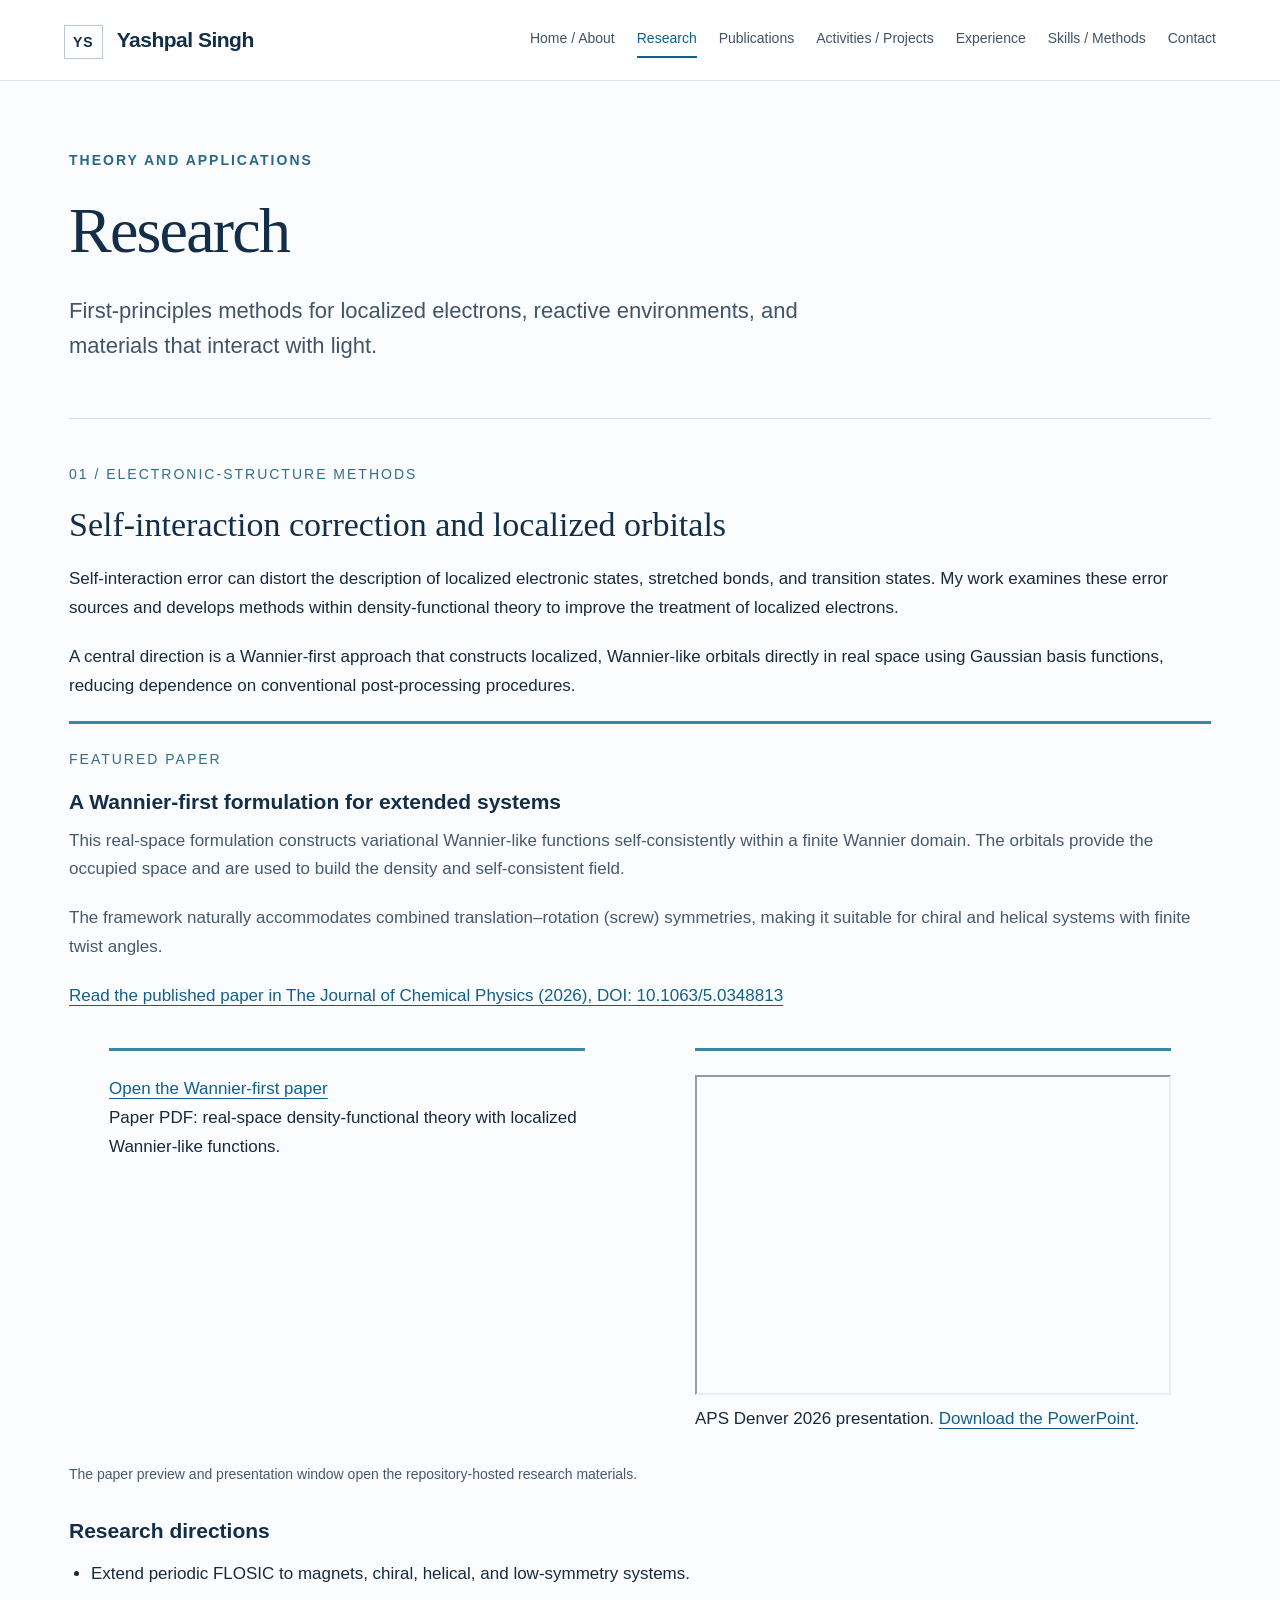
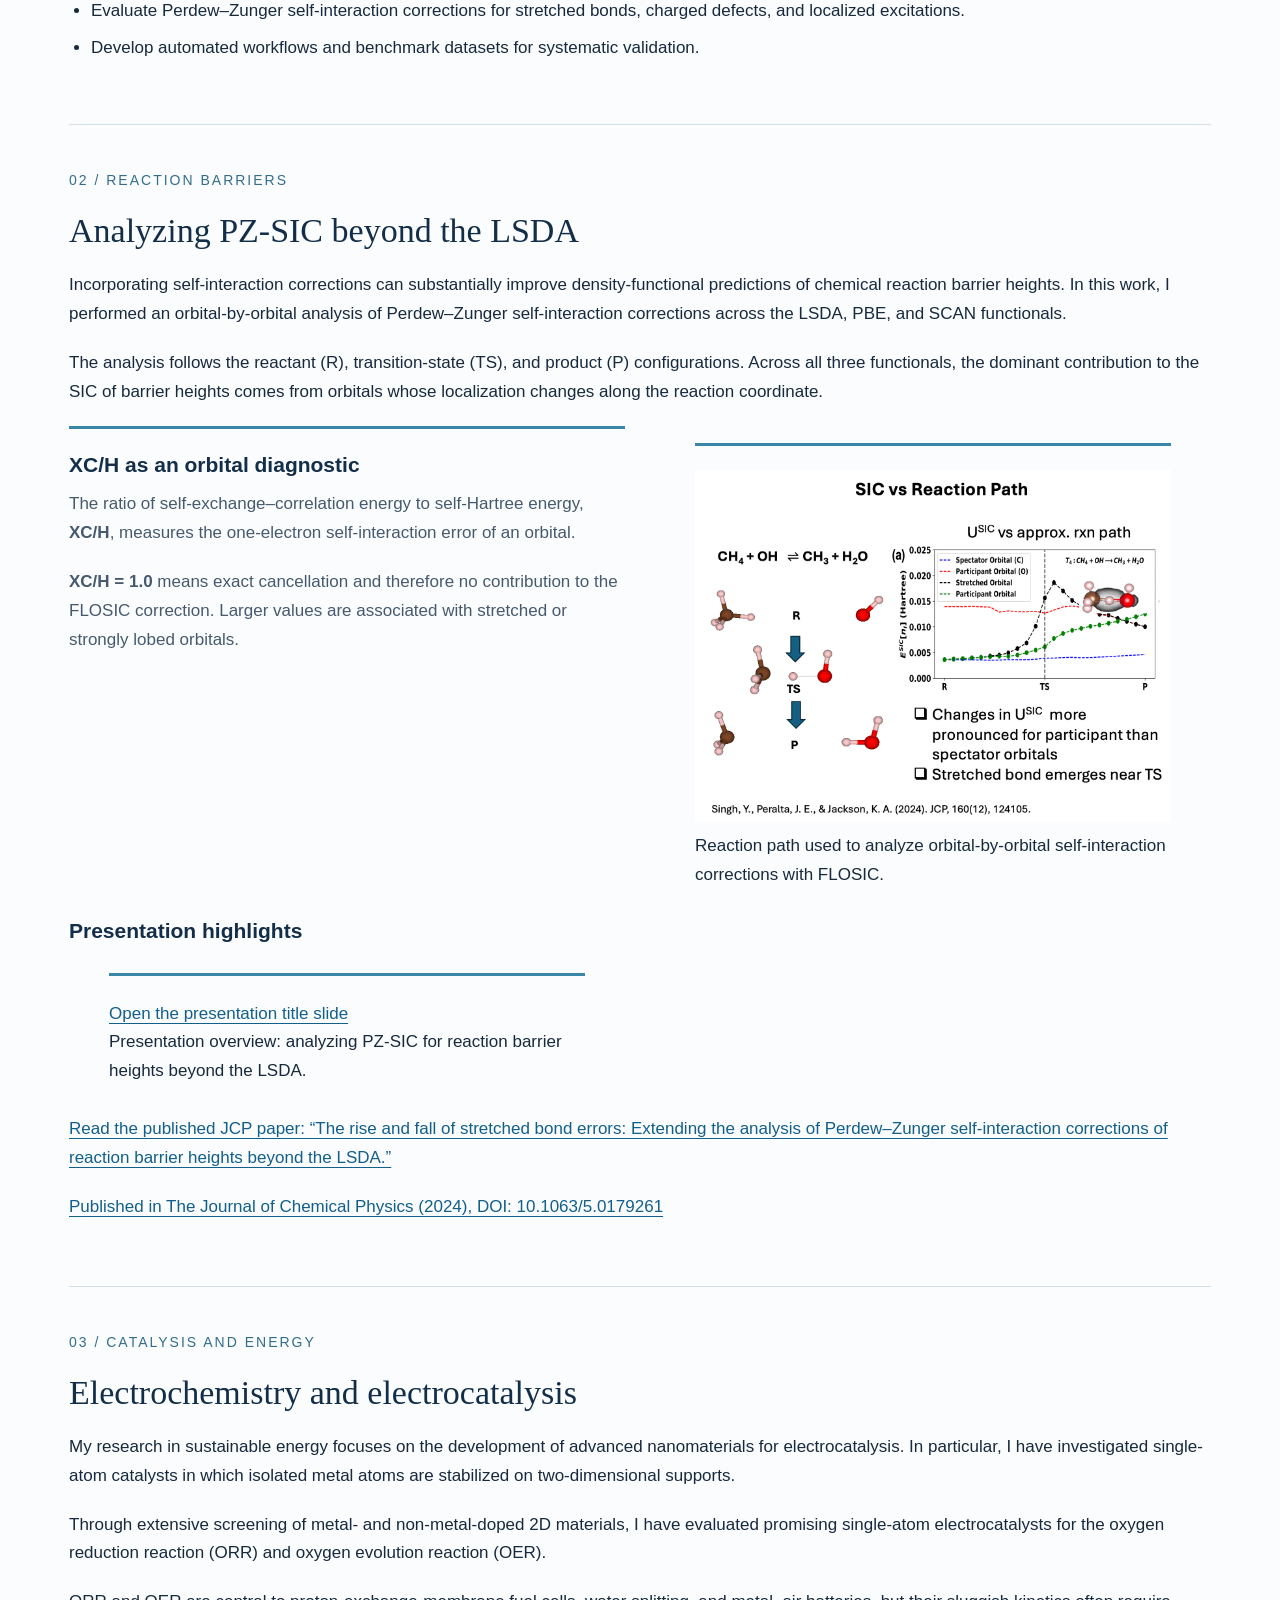
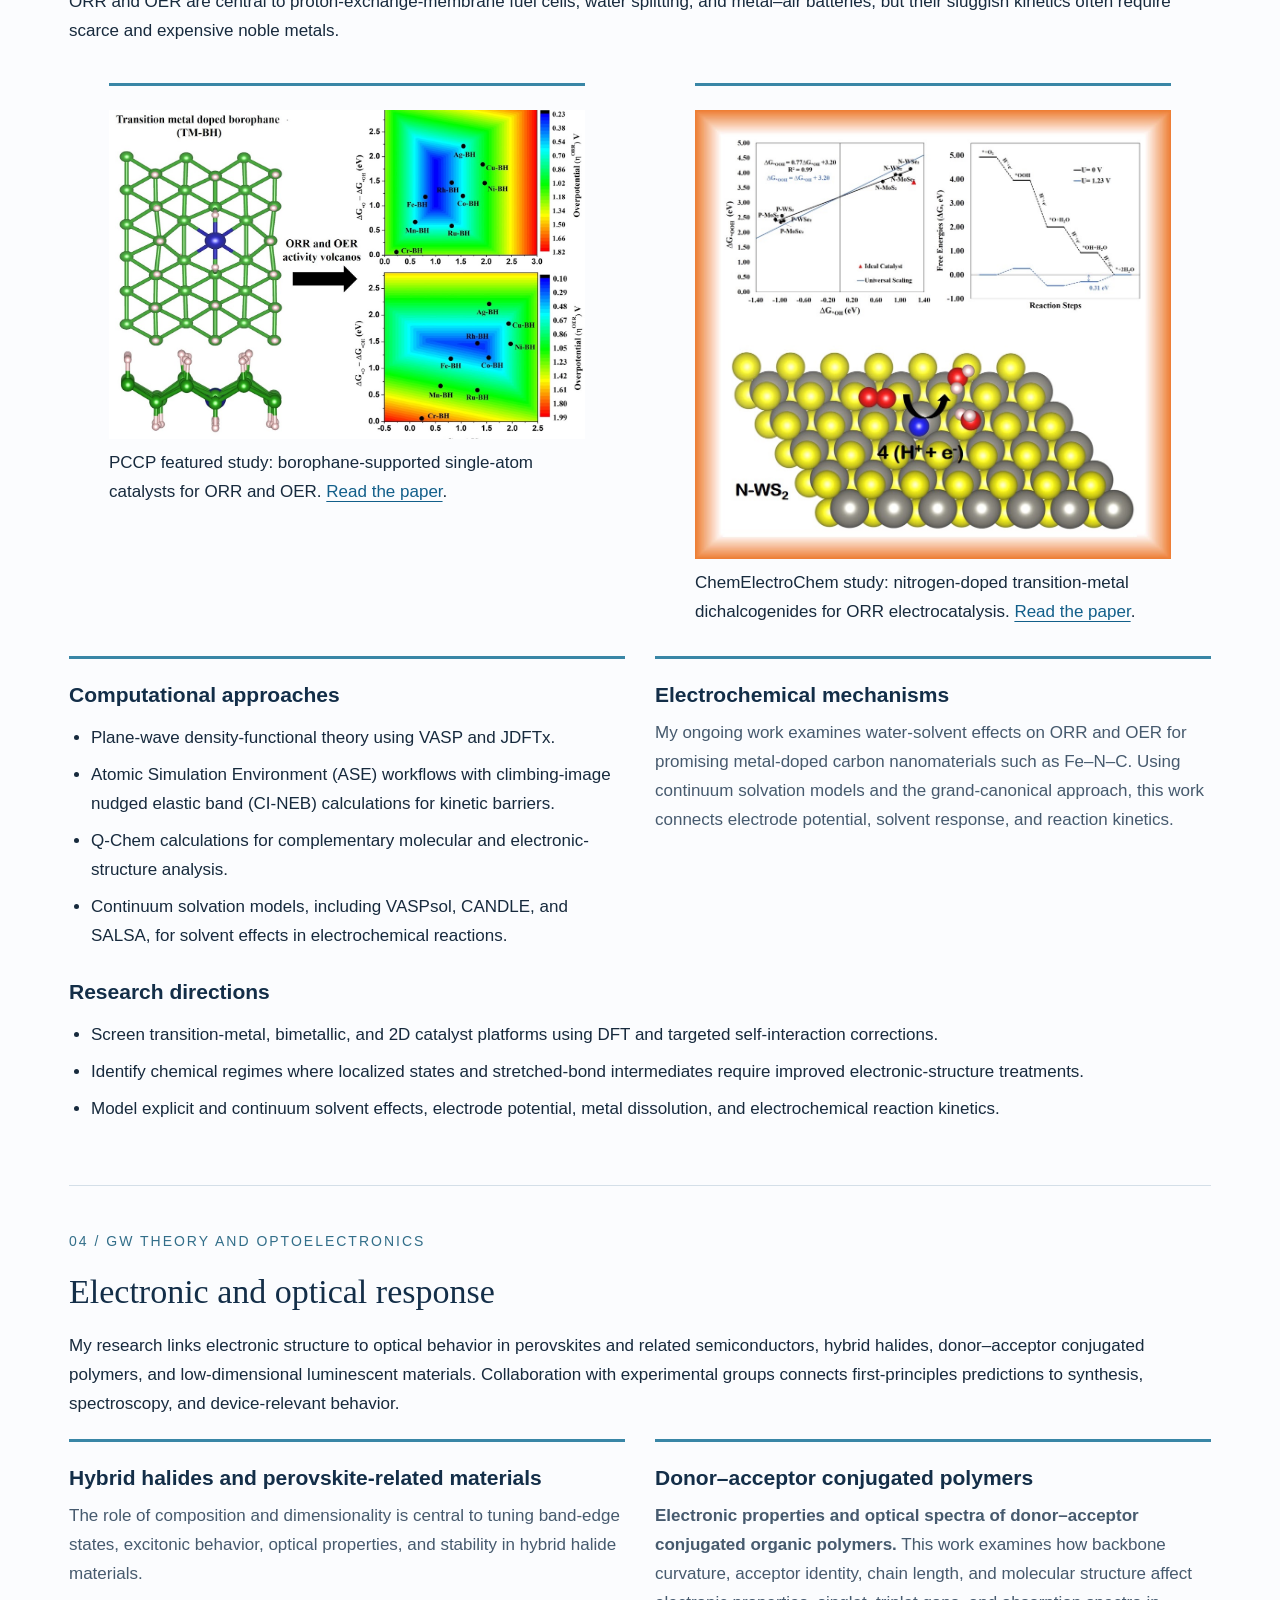
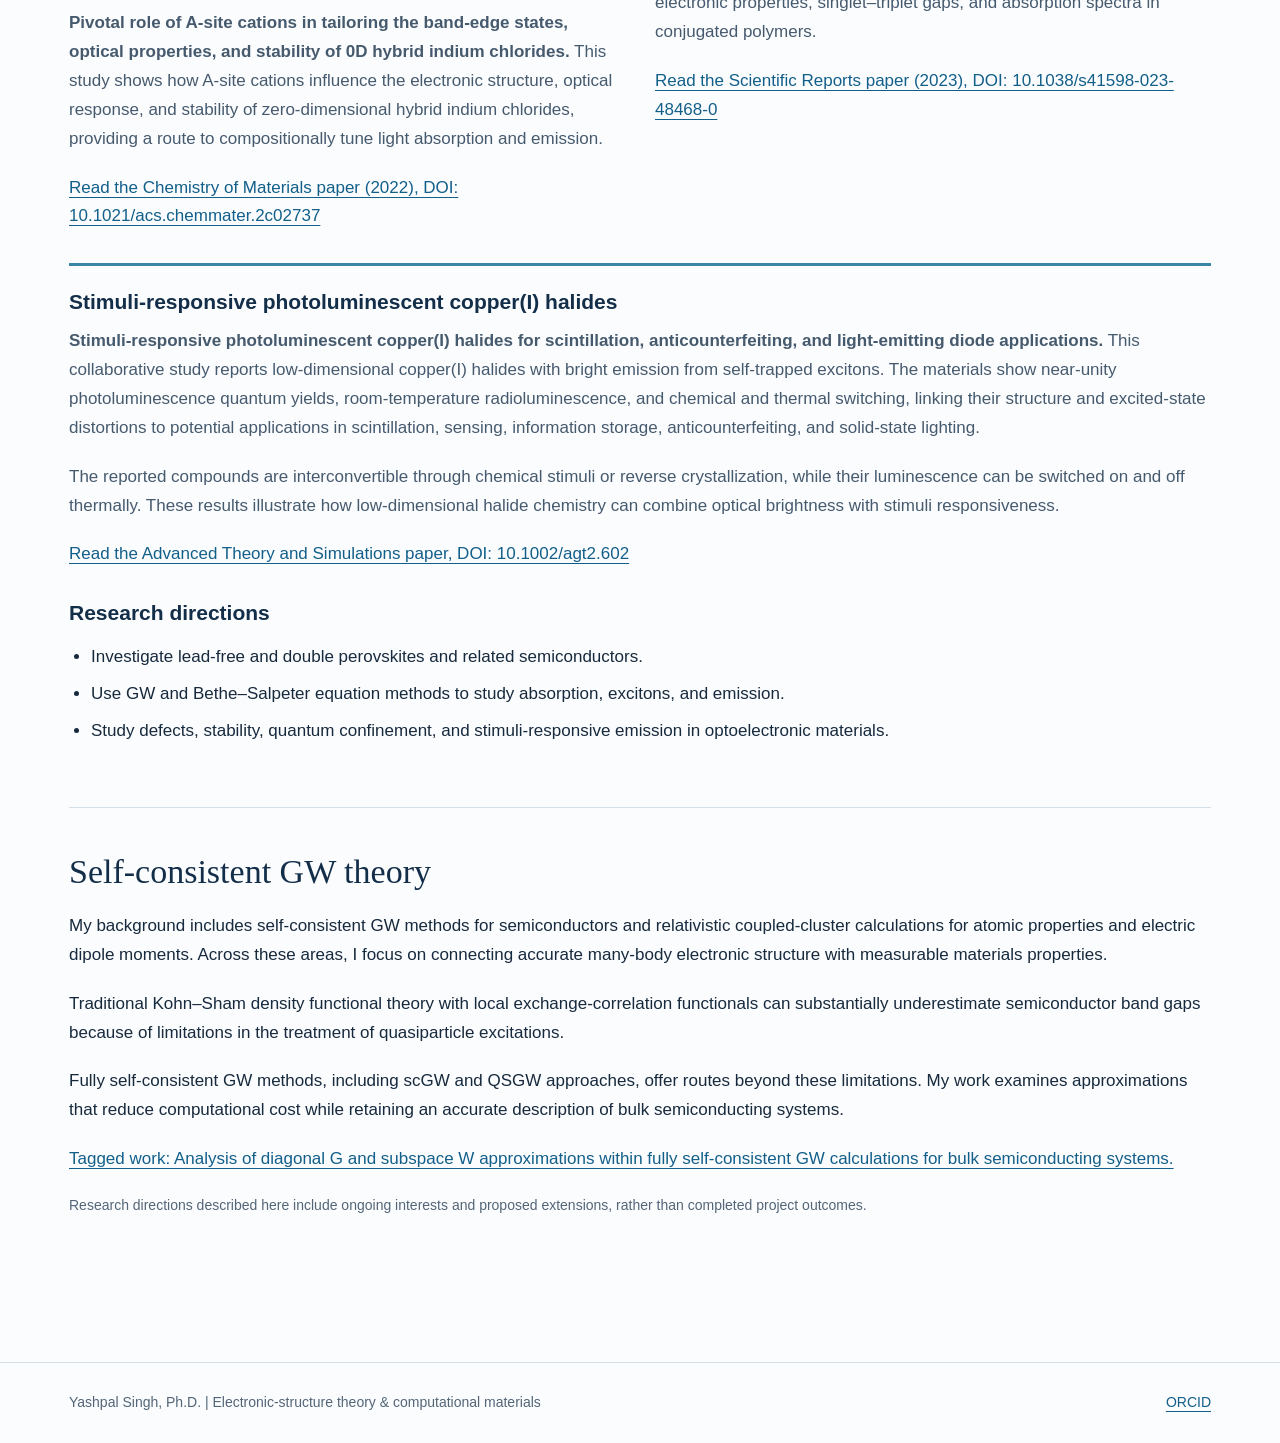
<file: research.html>
<!doctype html>
<html lang="en">
  <head>
    <meta charset="utf-8">
    <meta name="viewport" content="width=device-width, initial-scale=1">
    <title>Research | Yashpal Singh</title>
    <meta name="description" content="First-principles methods for localized electrons, reaction barriers, reactive environments, and materials that interact with light.">
    <link rel="stylesheet" href="style.css">
    <link rel="icon" href="data:image/svg+xml,%3Csvg xmlns='http://www.w3.org/2000/svg' viewBox='0 0 32 32'%3E%3Crect width='32' height='32' fill='%23132e48'/%3E%3Ctext x='4' y='23' font-family='Arial' font-size='14' fill='white'%3EYS%3C/text%3E%3C/svg%3E">
  </head>
  <body>
    <a class="skip" href="#main">Skip to content</a>

    <header>
      <div class="top">
        <a class="brand" href="index.html"><span>YS</span>Yashpal Singh</a>
        <nav aria-label="Main navigation">
          <a href="index.html">Home / About</a>
          <a href="research.html" aria-current="page">Research</a>
          <a href="publications.html">Publications</a>
          <a href="activities.html">Activities / Projects</a>
          <a href="experience.html">Experience</a>
          <a href="methods.html">Skills / Methods</a>
          <a href="contact.html">Contact</a>
        </nav>
      </div>
    </header>

    <main id="main">
      <div class="wrap">
        <div class="intro">
          <p class="eyebrow">Theory and applications</p>
          <h1>Research</h1>
          <p class="lead">First-principles methods for localized electrons, reactive environments, and materials that interact with light.</p>
        </div>

        <section>
          <div class="number">01 / ELECTRONIC-STRUCTURE METHODS</div>
          <h2>Self-interaction correction and localized orbitals</h2>
          <p>Self-interaction error can distort the description of localized electronic states, stretched bonds, and transition states. My work examines these error sources and develops methods within density-functional theory to improve the treatment of localized electrons.</p>
          <p>A central direction is a Wannier-first approach that constructs localized, Wannier-like orbitals directly in real space using Gaussian basis functions, reducing dependence on conventional post-processing procedures.</p>

          <article class="feature card">
            <div class="number">FEATURED PAPER</div>
            <h3>A Wannier-first formulation for extended systems</h3>
            <p>This real-space formulation constructs variational Wannier-like functions self-consistently within a finite Wannier domain. The orbitals provide the occupied space and are used to build the density and self-consistent field.</p>
            <p>The framework naturally accommodates combined translation–rotation (screw) symmetries, making it suitable for chiral and helical systems with finite twist angles.</p>
            <p><a href="https://doi.org/10.1063/5.0348813">Read the published paper in The Journal of Chemical Physics (2026), DOI: 10.1063/5.0348813</a></p>

            <div class="grid two">
              <figure class="card">
                <a href="wannier-fist.pdf#page=1" target="_blank" rel="noopener">
                  <object data="wannier-fist.pdf#page=1" type="application/pdf" width="100%" height="320" aria-label="Wannier-first paper PDF">
                    <span>Open the Wannier-first paper</span>
                  </object>
                </a>
                <figcaption>Paper PDF: real-space density-functional theory with localized Wannier-like functions.</figcaption>
              </figure>
              <figure class="card">
                <a href="https://view.officeapps.live.com/op/embed.aspx?src=https%3A%2F%2Fsingh-yashpal.github.io%2Faps_denver26.pptx" target="_blank" rel="noopener">
                  <iframe src="https://view.officeapps.live.com/op/embed.aspx?src=https%3A%2F%2Fsingh-yashpal.github.io%2Faps_denver26.pptx" title="APS Denver 2026 presentation" width="100%" height="320"></iframe>
                </a>
                <figcaption>APS Denver 2026 presentation. <a href="aps_denver26.pptx">Download the PowerPoint</a>.</figcaption>
              </figure>
            </div>
            <p class="note">The paper preview and presentation window open the repository-hosted research materials.</p>
          </article>

          <h3>Research directions</h3>
          <ul class="list">
            <li>Extend periodic FLOSIC to magnets, chiral, helical, and low-symmetry systems.</li>
            <li>Evaluate Perdew–Zunger self-interaction corrections for stretched bonds, charged defects, and localized excitations.</li>
            <li>Develop automated workflows and benchmark datasets for systematic validation.</li>
          </ul>
        </section>

        <section>
          <div class="number">02 / REACTION BARRIERS</div>
          <h2>Analyzing PZ-SIC beyond the LSDA</h2>
          <p>Incorporating self-interaction corrections can substantially improve density-functional predictions of chemical reaction barrier heights. In this work, I performed an orbital-by-orbital analysis of Perdew–Zunger self-interaction corrections across the LSDA, PBE, and SCAN functionals.</p>
          <p>The analysis follows the reactant (R), transition-state (TS), and product (P) configurations. Across all three functionals, the dominant contribution to the SIC of barrier heights comes from orbitals whose localization changes along the reaction coordinate.</p>

          <div class="grid two">
            <article class="card">
              <h3>XC/H as an orbital diagnostic</h3>
              <p>The ratio of self-exchange–correlation energy to self-Hartree energy, <strong>XC/H</strong>, measures the one-electron self-interaction error of an orbital.</p>
              <p><strong>XC/H = 1.0</strong> means exact cancellation and therefore no contribution to the FLOSIC correction. Larger values are associated with stretched or strongly lobed orbitals.</p>
            </article>
            <figure class="card">
              <a href="reaction_path.jpg" target="_blank" rel="noopener">
                <img src="reaction_path.jpg" alt="Reaction path showing reactant, transition-state, and product configurations" width="100%">
              </a>
              <figcaption>Reaction path used to analyze orbital-by-orbital self-interaction corrections with FLOSIC.</figcaption>
            </figure>
          </div>

          <h3>Presentation highlights</h3>
          <div class="grid two">
            <figure class="card">
              <a href="APS-regional_flint.pdf#page=1" target="_blank" rel="noopener">
                <object data="APS-regional_flint.pdf#page=1" type="application/pdf" width="100%" height="260" aria-label="Title slide from the APS regional presentation">
                  <span>Open the presentation title slide</span>
                </object>
              </a>
              <figcaption>Presentation overview: analyzing PZ-SIC for reaction barrier heights beyond the LSDA.</figcaption>
            </figure>
          </div>
          <p><a href="publications.html#paper-2">Read the published JCP paper: “The rise and fall of stretched bond errors: Extending the analysis of Perdew–Zunger self-interaction corrections of reaction barrier heights beyond the LSDA.”</a></p>
          <p><a href="https://doi.org/10.1063/5.0179261">Published in The Journal of Chemical Physics (2024), DOI: 10.1063/5.0179261</a></p>
        </section>

        <section>
          <div class="number">03 / CATALYSIS AND ENERGY</div>
          <h2>Electrochemistry and electrocatalysis</h2>
          <p>My research in sustainable energy focuses on the development of advanced nanomaterials for electrocatalysis. In particular, I have investigated single-atom catalysts in which isolated metal atoms are stabilized on two-dimensional supports.</p>
          <p>Through extensive screening of metal- and non-metal-doped 2D materials, I have evaluated promising single-atom electrocatalysts for the oxygen reduction reaction (ORR) and oxygen evolution reaction (OER).</p>
          <p>ORR and OER are central to proton-exchange-membrane fuel cells, water splitting, and metal–air batteries, but their sluggish kinetics often require scarce and expensive noble metals.</p>

          <div class="grid two">
            <figure class="card">
              <a href="publications.html#paper-13" target="_blank" rel="noopener">
                <img src="orr_pccp.jpg" alt="PCCP study of borophane-supported single-atom ORR and OER electrocatalysts" width="100%">
              </a>
              <figcaption>PCCP featured study: borophane-supported single-atom catalysts for ORR and OER. <a href="publications.html#paper-13">Read the paper</a>.</figcaption>
            </figure>
            <figure class="card">
              <a href="publications.html#paper-12" target="_blank" rel="noopener">
                <img src="orr_cat.jpg" alt="ChemElectroChem study of nitrogen-doped transition-metal dichalcogenides for ORR electrocatalysts" width="100%">
              </a>
              <figcaption>ChemElectroChem study: nitrogen-doped transition-metal dichalcogenides for ORR electrocatalysis. <a href="publications.html#paper-12">Read the paper</a>.</figcaption>
            </figure>
          </div>

          <div class="grid two">
            <article class="card">
              <h3>Computational approaches</h3>
              <ul class="list">
                <li>Plane-wave density-functional theory using VASP and JDFTx.</li>
                <li>Atomic Simulation Environment (ASE) workflows with climbing-image nudged elastic band (CI-NEB) calculations for kinetic barriers.</li>
                <li>Q-Chem calculations for complementary molecular and electronic-structure analysis.</li>
                <li>Continuum solvation models, including VASPsol, CANDLE, and SALSA, for solvent effects in electrochemical reactions.</li>
              </ul>
            </article>
            <article class="card">
              <h3>Electrochemical mechanisms</h3>
              <p>My ongoing work examines water-solvent effects on ORR and OER for promising metal-doped carbon nanomaterials such as Fe–N–C. Using continuum solvation models and the grand-canonical approach, this work connects electrode potential, solvent response, and reaction kinetics.</p>
            </article>
          </div>

          <h3>Research directions</h3>
          <ul class="list">
            <li>Screen transition-metal, bimetallic, and 2D catalyst platforms using DFT and targeted self-interaction corrections.</li>
            <li>Identify chemical regimes where localized states and stretched-bond intermediates require improved electronic-structure treatments.</li>
            <li>Model explicit and continuum solvent effects, electrode potential, metal dissolution, and electrochemical reaction kinetics.</li>
          </ul>
        </section>

        <section>
          <div class="number">04 / GW THEORY AND OPTOELECTRONICS</div>
          <h2>Electronic and optical response</h2>
          <p>My research links electronic structure to optical behavior in perovskites and related semiconductors, hybrid halides, donor–acceptor conjugated polymers, and low-dimensional luminescent materials. Collaboration with experimental groups connects first-principles predictions to synthesis, spectroscopy, and device-relevant behavior.</p>

          <div class="grid two">
            <article class="card">
              <h3>Hybrid halides and perovskite-related materials</h3>
              <p>The role of composition and dimensionality is central to tuning band-edge states, excitonic behavior, optical properties, and stability in hybrid halide materials.</p>
              <p><strong>Pivotal role of A-site cations in tailoring the band-edge states, optical properties, and stability of 0D hybrid indium chlorides.</strong> This study shows how A-site cations influence the electronic structure, optical response, and stability of zero-dimensional hybrid indium chlorides, providing a route to compositionally tune light absorption and emission.</p>
              <p><a href="https://doi.org/10.1021/acs.chemmater.2c02737">Read the Chemistry of Materials paper (2022), DOI: 10.1021/acs.chemmater.2c02737</a></p>
            </article>
            <article class="card">
              <h3>Donor–acceptor conjugated polymers</h3>
              <p><strong>Electronic properties and optical spectra of donor–acceptor conjugated organic polymers.</strong> This work examines how backbone curvature, acceptor identity, chain length, and molecular structure affect electronic properties, singlet–triplet gaps, and absorption spectra in conjugated polymers.</p>
              <p><a href="https://doi.org/10.1038/s41598-023-48468-0">Read the Scientific Reports paper (2023), DOI: 10.1038/s41598-023-48468-0</a></p>
            </article>
          </div>

          <article class="feature card">
            <h3>Stimuli-responsive photoluminescent copper(I) halides</h3>
            <p><strong>Stimuli-responsive photoluminescent copper(I) halides for scintillation, anticounterfeiting, and light-emitting diode applications.</strong> This collaborative study reports low-dimensional copper(I) halides with bright emission from self-trapped excitons. The materials show near-unity photoluminescence quantum yields, room-temperature radioluminescence, and chemical and thermal switching, linking their structure and excited-state distortions to potential applications in scintillation, sensing, information storage, anticounterfeiting, and solid-state lighting.</p>
            <p>The reported compounds are interconvertible through chemical stimuli or reverse crystallization, while their luminescence can be switched on and off thermally. These results illustrate how low-dimensional halide chemistry can combine optical brightness with stimuli responsiveness.</p>
            <p><a href="https://doi.org/10.1002/agt2.602">Read the Advanced Theory and Simulations paper, DOI: 10.1002/agt2.602</a></p>
          </article>

          <h3>Research directions</h3>
          <ul class="list">
            <li>Investigate lead-free and double perovskites and related semiconductors.</li>
            <li>Use GW and Bethe–Salpeter equation methods to study absorption, excitons, and emission.</li>
            <li>Study defects, stability, quantum confinement, and stimuli-responsive emission in optoelectronic materials.</li>
          </ul>
        </section>

        <section>
          <h2>Self-consistent GW theory</h2>
          <p>My background includes self-consistent GW methods for semiconductors and relativistic coupled-cluster calculations for atomic properties and electric dipole moments. Across these areas, I focus on connecting accurate many-body electronic structure with measurable materials properties.</p>
          <p>Traditional Kohn–Sham density functional theory with local exchange-correlation functionals can substantially underestimate semiconductor band gaps because of limitations in the treatment of quasiparticle excitations.</p>
          <p>Fully self-consistent GW methods, including scGW and QSGW approaches, offer routes beyond these limitations. My work examines approximations that reduce computational cost while retaining an accurate description of bulk semiconducting systems.</p>
          <p><a href="publications.html#paper-8">Tagged work: Analysis of diagonal G and subspace W approximations within fully self-consistent GW calculations for bulk semiconducting systems.</a></p>
          <p class="note">Research directions described here include ongoing interests and proposed extensions, rather than completed project outcomes.</p>
        </section>
      </div>
    </main>

    <footer>
      <div class="wrap">
        <span>Yashpal Singh, Ph.D. | Electronic-structure theory &amp; computational materials</span>
        <a href="https://orcid.org/0000-0003-0431-1079">ORCID</a>
      </div>
    </footer>
  </body>
</html>
</file>
<file: style.css>
*{box-sizing:border-box}html{scroll-behavior:smooth}body{margin:0;background:#fbfcfe;color:#172a3d;font:17px/1.7 -apple-system,BlinkMacSystemFont,"Segoe UI",Arial,sans-serif}a{color:#125f8a;text-underline-offset:4px}a:hover{color:#09364f}a:focus-visible{outline:3px solid #d87830;outline-offset:5px}header{background:#fff;border-bottom:1px solid #dbe3eb;padding:22px max(5vw,24px)}.top{max-width:1180px;margin:auto;display:flex;align-items:center;justify-content:space-between;gap:24px;flex-wrap:wrap}.brand{text-decoration:none;font-size:21px;font-weight:700;color:#132e48;letter-spacing:-.5px}.brand span{font-size:14px;letter-spacing:1px;margin-right:14px;border:1px solid #b7c9d9;padding:8px}nav{display:flex;flex-wrap:wrap;gap:12px 22px}nav a{font-size:14px;text-decoration:none;color:#415365;padding:5px 0}nav a[aria-current]{color:#125f8a;border-bottom:2px solid #125f8a}.wrap{max-width:1180px;margin:auto;padding:0 5px}main{padding:68px max(5vw,24px) 80px}.eyebrow{font-size:14px;letter-spacing:2px;text-transform:uppercase;font-weight:650;color:#286989}h1,h2,h3{color:#132e48;line-height:1.18}h1{font-family:Georgia,serif;font-weight:400;font-size:clamp(40px,5vw,68px);letter-spacing:-1.8px;margin:18px 0 25px;max-width:900px}h2{font-family:Georgia,serif;font-weight:400;font-size:34px;margin:0 0 20px}h3{font-size:21px;font-weight:650;margin:0 0 12px}p{margin:0 0 20px}.lead{font-size:22px;line-height:1.6;max-width:810px;color:#40556a}.hero{display:grid;grid-template-columns:1.7fr 1fr;gap:70px;align-items:center;padding-bottom:64px}.hero h1{font-size:clamp(46px,5.5vw,76px)}.panel{padding:32px;background:#132e48;color:#edf4fa;border-top:4px solid #60bdd4}.panel h2{color:#fff;font:25px Georgia,serif}.panel p{font-size:16px;color:#c9dbe9}.panel a{color:#a6e2f2}.panel .line{border-top:1px solid #456078;padding-top:18px;margin-top:18px}.actions{display:flex;gap:15px;flex-wrap:wrap;margin:28px 0 0}.button{display:inline-block;background:#135c82;color:white;text-decoration:none;padding:11px 21px;font-size:16px}.button:hover{background:#0b3954;color:white}.button.secondary{background:transparent;color:#135c82;border:1px solid #8cabbf}section{padding:44px 0;border-top:1px solid #d4dfe8}.grid{display:grid;grid-template-columns:repeat(3,1fr);gap:30px}.grid.two{grid-template-columns:repeat(2,1fr)}.card{padding:24px 0 12px;border-top:3px solid #3986a6}.card p{color:#465a6e}.number{font-size:14px;letter-spacing:2px;color:#326e89;margin-bottom:18px}.metrics{display:grid;grid-template-columns:repeat(4,1fr);gap:24px;margin:24px 0}.metric strong{font:44px Georgia,serif;display:block;color:#153951}.metric span,.note{font-size:14px;color:#536577}.note{max-width:850px}.pub{padding:24px 0;border-bottom:1px solid #d4dfe8;display:grid;grid-template-columns:55px 1fr;gap:20px}.pub p{margin:0}.pub .num{color:#54758c;font-size:14px;padding-top:5px}.pub a{overflow-wrap:anywhere}.entry{max-width:880px;padding:25px 0;border-bottom:1px solid #d4dfe8}.meta{color:#366b86;font-size:15px;margin-bottom:10px}.entry ul{padding-left:22px}.intro{padding-bottom:35px;max-width:900px}.topic{margin:0 0 28px}.topic h3{margin-top:25px}.list{padding-left:22px}.list li{margin-bottom:8px}footer{border-top:1px solid #d4dfe8;padding:28px max(5vw,24px);font-size:14px;color:#536577}footer .wrap{display:flex;justify-content:space-between;gap:20px;flex-wrap:wrap}.skip{position:absolute;top:-100px;background:white;padding:12px;z-index:10}.skip:focus{top:0}@media(max-width:800px){.hero{grid-template-columns:1fr;gap:32px;padding-bottom:36px}.grid,.grid.two{grid-template-columns:1fr}.metrics{grid-template-columns:repeat(2,1fr)}main{padding-top:38px}nav{gap:8px 18px}.top{gap:20px}.lead{font-size:20px}h1{letter-spacing:-1px}.pub{grid-template-columns:28px 1fr;gap:10px}.panel{padding:25px}}@media(prefers-reduced-motion:reduce){html{scroll-behavior:auto}}@media print{header nav,.actions,.skip{display:none}main{padding:20px}body{font-size:12pt}.hero{display:block}.panel{background:#fff;color:#172a3d}.panel h2,.panel p{color:#172a3d}.pub,.entry{break-inside:avoid}a{color:inherit}}
</file>
